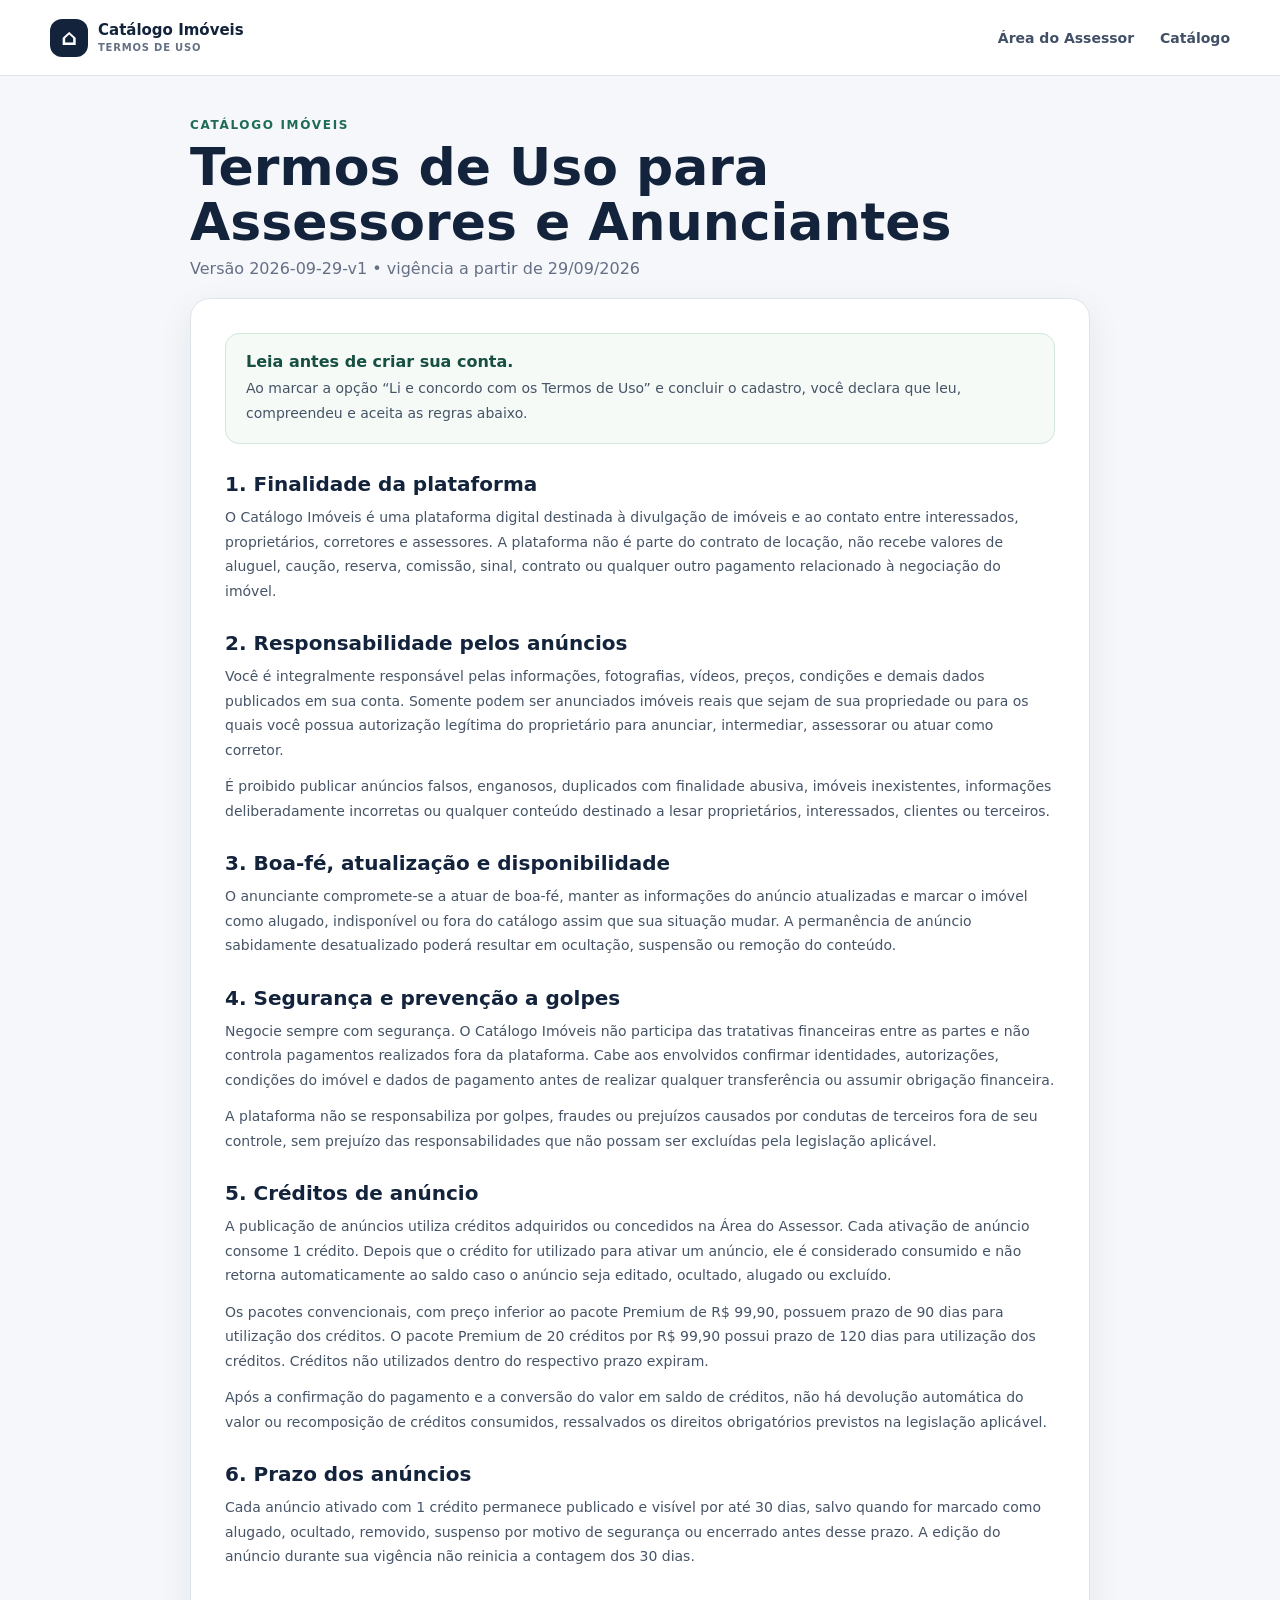
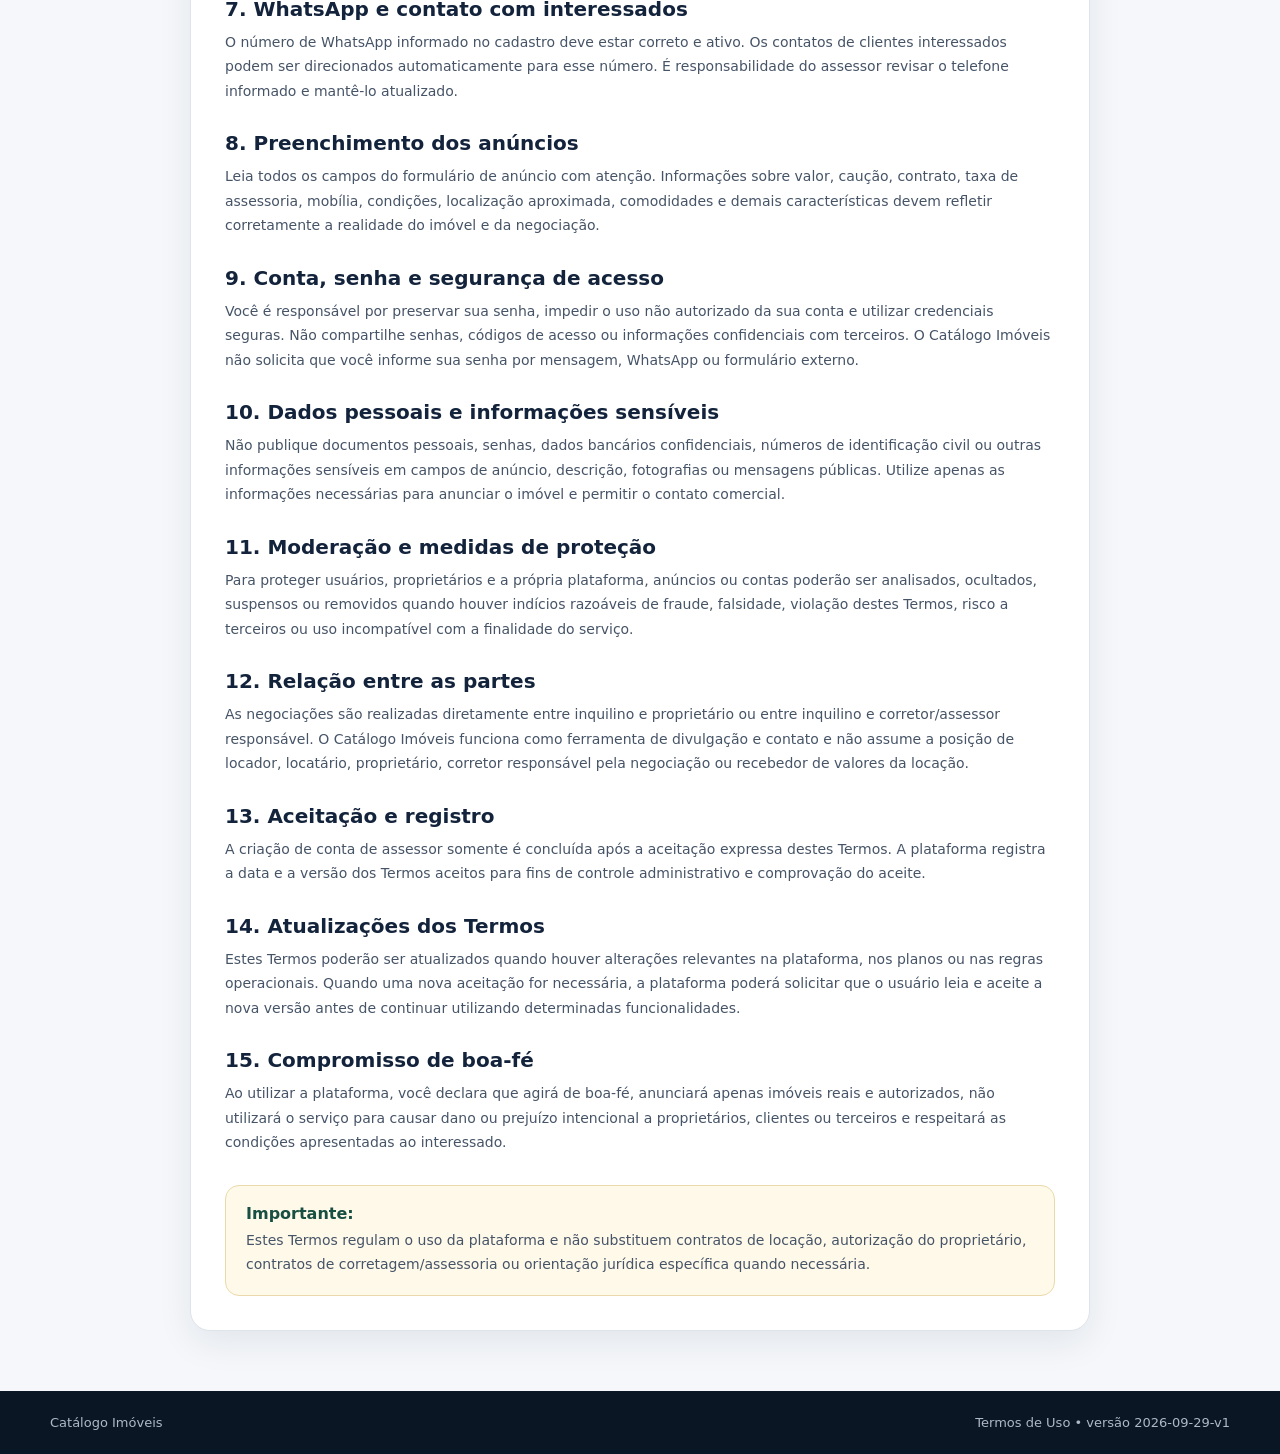
<file: termos.html>
<!doctype html>
<html lang="pt-BR">
<head>
  <meta charset="utf-8">
  <meta name="viewport" content="width=device-width,initial-scale=1">
  <meta http-equiv="Content-Security-Policy" content="default-src 'self'; script-src 'self' https://cdn.jsdelivr.net; style-src 'self' 'unsafe-inline'; img-src 'self' data: blob: https://*.supabase.co; connect-src 'self' https://*.supabase.co wss://*.supabase.co; frame-src 'self' https://www.youtube.com https://www.youtube-nocookie.com; media-src 'self' blob: https://*.supabase.co; font-src 'self' data:; object-src 'none'; base-uri 'self'; form-action 'self'; upgrade-insecure-requests">
  <meta name="referrer" content="no-referrer">
  <meta name="description" content="Termos de Uso da plataforma Catálogo Imóveis">
  <title>Termos de Uso | Catálogo Imóveis</title>
  <link rel="stylesheet" href="css/styles.css?v=202609290410">
</head>
<body class="terms-page">
<header class="site-header">
  <a class="brand" href="index.html">
    <span class="brand-mark">⌂</span>
    <span class="brand-copy">
      <strong>Catálogo Imóveis</strong>
      <small>Termos de Uso</small>
    </span>
  </a>
  <nav class="top-nav">
    <a href="assessor.html">Área do Assessor</a>
    <a href="index.html">Catálogo</a>
  </nav>
</header>

<main class="container terms-main">
  <section class="terms-hero">
    <p class="eyebrow">CATÁLOGO IMÓVEIS</p>
    <h1>Termos de Uso para Assessores e Anunciantes</h1>
    <p>Versão 2026-09-29-v1 • vigência a partir de 29/09/2026</p>
  </section>

  <section class="terms-document">
    <div class="terms-important">
      <strong>Leia antes de criar sua conta.</strong>
      <p>Ao marcar a opção “Li e concordo com os Termos de Uso” e concluir o cadastro, você declara que leu, compreendeu e aceita as regras abaixo.</p>
    </div>

    <h2>1. Finalidade da plataforma</h2>
    <p>O Catálogo Imóveis é uma plataforma digital destinada à divulgação de imóveis e ao contato entre interessados, proprietários, corretores e assessores. A plataforma não é parte do contrato de locação, não recebe valores de aluguel, caução, reserva, comissão, sinal, contrato ou qualquer outro pagamento relacionado à negociação do imóvel.</p>

    <h2>2. Responsabilidade pelos anúncios</h2>
    <p>Você é integralmente responsável pelas informações, fotografias, vídeos, preços, condições e demais dados publicados em sua conta. Somente podem ser anunciados imóveis reais que sejam de sua propriedade ou para os quais você possua autorização legítima do proprietário para anunciar, intermediar, assessorar ou atuar como corretor.</p>
    <p>É proibido publicar anúncios falsos, enganosos, duplicados com finalidade abusiva, imóveis inexistentes, informações deliberadamente incorretas ou qualquer conteúdo destinado a lesar proprietários, interessados, clientes ou terceiros.</p>

    <h2>3. Boa-fé, atualização e disponibilidade</h2>
    <p>O anunciante compromete-se a atuar de boa-fé, manter as informações do anúncio atualizadas e marcar o imóvel como alugado, indisponível ou fora do catálogo assim que sua situação mudar. A permanência de anúncio sabidamente desatualizado poderá resultar em ocultação, suspensão ou remoção do conteúdo.</p>

    <h2>4. Segurança e prevenção a golpes</h2>
    <p>Negocie sempre com segurança. O Catálogo Imóveis não participa das tratativas financeiras entre as partes e não controla pagamentos realizados fora da plataforma. Cabe aos envolvidos confirmar identidades, autorizações, condições do imóvel e dados de pagamento antes de realizar qualquer transferência ou assumir obrigação financeira.</p>
    <p>A plataforma não se responsabiliza por golpes, fraudes ou prejuízos causados por condutas de terceiros fora de seu controle, sem prejuízo das responsabilidades que não possam ser excluídas pela legislação aplicável.</p>

    <h2>5. Créditos de anúncio</h2>
    <p>A publicação de anúncios utiliza créditos adquiridos ou concedidos na Área do Assessor. Cada ativação de anúncio consome 1 crédito. Depois que o crédito for utilizado para ativar um anúncio, ele é considerado consumido e não retorna automaticamente ao saldo caso o anúncio seja editado, ocultado, alugado ou excluído.</p>
    <p>Os pacotes convencionais, com preço inferior ao pacote Premium de R$ 99,90, possuem prazo de 90 dias para utilização dos créditos. O pacote Premium de 20 créditos por R$ 99,90 possui prazo de 120 dias para utilização dos créditos. Créditos não utilizados dentro do respectivo prazo expiram.</p>
    <p>Após a confirmação do pagamento e a conversão do valor em saldo de créditos, não há devolução automática do valor ou recomposição de créditos consumidos, ressalvados os direitos obrigatórios previstos na legislação aplicável.</p>

    <h2>6. Prazo dos anúncios</h2>
    <p>Cada anúncio ativado com 1 crédito permanece publicado e visível por até 30 dias, salvo quando for marcado como alugado, ocultado, removido, suspenso por motivo de segurança ou encerrado antes desse prazo. A edição do anúncio durante sua vigência não reinicia a contagem dos 30 dias.</p>

    <h2>7. WhatsApp e contato com interessados</h2>
    <p>O número de WhatsApp informado no cadastro deve estar correto e ativo. Os contatos de clientes interessados podem ser direcionados automaticamente para esse número. É responsabilidade do assessor revisar o telefone informado e mantê-lo atualizado.</p>

    <h2>8. Preenchimento dos anúncios</h2>
    <p>Leia todos os campos do formulário de anúncio com atenção. Informações sobre valor, caução, contrato, taxa de assessoria, mobília, condições, localização aproximada, comodidades e demais características devem refletir corretamente a realidade do imóvel e da negociação.</p>

    <h2>9. Conta, senha e segurança de acesso</h2>
    <p>Você é responsável por preservar sua senha, impedir o uso não autorizado da sua conta e utilizar credenciais seguras. Não compartilhe senhas, códigos de acesso ou informações confidenciais com terceiros. O Catálogo Imóveis não solicita que você informe sua senha por mensagem, WhatsApp ou formulário externo.</p>

    <h2>10. Dados pessoais e informações sensíveis</h2>
    <p>Não publique documentos pessoais, senhas, dados bancários confidenciais, números de identificação civil ou outras informações sensíveis em campos de anúncio, descrição, fotografias ou mensagens públicas. Utilize apenas as informações necessárias para anunciar o imóvel e permitir o contato comercial.</p>

    <h2>11. Moderação e medidas de proteção</h2>
    <p>Para proteger usuários, proprietários e a própria plataforma, anúncios ou contas poderão ser analisados, ocultados, suspensos ou removidos quando houver indícios razoáveis de fraude, falsidade, violação destes Termos, risco a terceiros ou uso incompatível com a finalidade do serviço.</p>

    <h2>12. Relação entre as partes</h2>
    <p>As negociações são realizadas diretamente entre inquilino e proprietário ou entre inquilino e corretor/assessor responsável. O Catálogo Imóveis funciona como ferramenta de divulgação e contato e não assume a posição de locador, locatário, proprietário, corretor responsável pela negociação ou recebedor de valores da locação.</p>

    <h2>13. Aceitação e registro</h2>
    <p>A criação de conta de assessor somente é concluída após a aceitação expressa destes Termos. A plataforma registra a data e a versão dos Termos aceitos para fins de controle administrativo e comprovação do aceite.</p>

    <h2>14. Atualizações dos Termos</h2>
    <p>Estes Termos poderão ser atualizados quando houver alterações relevantes na plataforma, nos planos ou nas regras operacionais. Quando uma nova aceitação for necessária, a plataforma poderá solicitar que o usuário leia e aceite a nova versão antes de continuar utilizando determinadas funcionalidades.</p>

    <h2>15. Compromisso de boa-fé</h2>
    <p>Ao utilizar a plataforma, você declara que agirá de boa-fé, anunciará apenas imóveis reais e autorizados, não utilizará o serviço para causar dano ou prejuízo intencional a proprietários, clientes ou terceiros e respeitará as condições apresentadas ao interessado.</p>

    <div class="terms-footer-note">
      <strong>Importante:</strong>
      <p>Estes Termos regulam o uso da plataforma e não substituem contratos de locação, autorização do proprietário, contratos de corretagem/assessoria ou orientação jurídica específica quando necessária.</p>
    </div>
  </section>
</main>

<footer class="footer">
  <div class="container">
    <span>Catálogo Imóveis</span>
    <span>Termos de Uso • versão 2026-09-29-v1</span>
  </div>
</footer>
<script src="js/terms-page.js?v=202609290410"></script>
</body>
</html>
</file>
<file: css/styles.css>
:root{
  --navy:#13233b;
  --navy-2:#1d3557;
  --green:#1f6b57;
  --green-dark:#174f42;
  --gold:#c7a96b;
  --red:#bb1e2d;
  --bg:#f5f7fa;
  --panel:#ffffff;
  --text:#1d2633;
  --muted:#667085;
  --border:#dfe4ea;
  --shadow:0 12px 35px rgba(19,35,59,.08);
  --radius:18px;
  --radius-sm:12px;
}
*{box-sizing:border-box}
html{scroll-behavior:smooth}
body{margin:0;font-family:Inter,ui-sans-serif,system-ui,-apple-system,BlinkMacSystemFont,"Segoe UI",sans-serif;background:var(--bg);color:var(--text)}
a{color:inherit}
button,input,select,textarea{font:inherit}
button{cursor:pointer}
img{max-width:100%;display:block}
.hidden{display:none!important}
.container{width:min(1180px,calc(100% - 32px));margin:0 auto}
.eyebrow{margin:0 0 8px;font-size:12px;font-weight:800;letter-spacing:.14em;color:var(--green)}
.muted{color:var(--muted)}
.center{text-align:center}
.full{width:100%}
.tiny-note{font-size:12px;color:var(--muted);margin:10px 0 0}
.site-header{height:76px;background:#fff;border-bottom:1px solid var(--border);display:flex;align-items:center;justify-content:space-between;padding:0 max(20px,calc((100% - 1180px)/2));position:sticky;top:0;z-index:30}
.brand{display:flex;align-items:center;gap:10px;text-decoration:none;font-weight:800;color:var(--navy)}
.brand.large{font-size:20px}
.brand-mark{width:38px;height:38px;border-radius:12px;background:var(--navy);color:#fff;display:grid;place-items:center;font-size:22px}
.top-nav{display:flex;align-items:center;gap:26px}
.top-nav a{text-decoration:none;color:#425067;font-weight:600;font-size:14px}
.top-nav a:hover{color:var(--navy)}
.admin-link{padding:9px 13px;border:1px solid var(--border);border-radius:10px}
.hero{background:linear-gradient(135deg,#0f2741,#173e51 55%,#1e5d56);color:#fff;padding:70px 0 46px}
.hero-inner{width:min(1180px,calc(100% - 32px));margin:auto}
.hero .eyebrow{color:#d7c18c}
.hero h1{font-size:clamp(34px,5vw,58px);line-height:1.02;margin:0 0 14px;max-width:780px}
.hero>div>p:not(.eyebrow){font-size:18px;color:#e3ebef;margin:0 0 28px}
.search-panel{display:grid;grid-template-columns:2fr 1fr 1fr 1fr 1fr 1fr 1fr;gap:12px;background:rgba(255,255,255,.98);padding:16px;border-radius:20px;color:var(--text);box-shadow:0 24px 60px rgba(0,0,0,.2)}
.search-panel label,.auth-card label,.form-grid label,.form-stack label{display:flex;flex-direction:column;gap:6px;font-size:12px;font-weight:700;color:#425067}
.search-panel input,.search-panel select,.auth-card input,.form-grid input,.form-grid select,.form-grid textarea,.form-stack input,.form-stack select,.form-stack textarea{width:100%;border:1px solid var(--border);background:#fff;border-radius:10px;padding:11px 12px;outline:none;min-height:44px}
.search-panel input:focus,.search-panel select:focus,.auth-card input:focus,.form-grid input:focus,.form-grid select:focus,.form-grid textarea:focus,.form-stack input:focus,.form-stack select:focus,.form-stack textarea:focus{border-color:#6a8eb0;box-shadow:0 0 0 3px rgba(29,53,87,.09)}
.search-actions{display:flex;gap:8px;align-items:end;grid-column:1/-1}
.btn{border:0;border-radius:11px;padding:11px 16px;text-decoration:none;display:inline-flex;align-items:center;justify-content:center;gap:8px;font-weight:800;min-height:44px}
.btn.primary{background:var(--navy);color:#fff}
.btn.primary:hover{background:var(--navy-2)}
.btn.ghost{background:#fff;border:1px solid var(--border);color:var(--navy)}
.btn.danger{background:#fff0f1;color:#9f1422;border:1px solid #f1cbd0}
.btn.whatsapp{background:#22a866;color:#fff}
.btn.compact{min-height:38px;padding:8px 12px;font-size:13px}
.btn.disabled{pointer-events:none;opacity:.5}
.section{padding:56px 0}
.section-head{display:flex;align-items:end;justify-content:space-between;gap:20px;margin-bottom:24px}
.section-head h2,.detail-section h2,.contact-strip h2{margin:0;font-size:30px;color:var(--navy)}
.sort-control{display:flex;align-items:center;gap:10px;color:var(--muted);font-size:13px;font-weight:700}
.sort-control select{border:1px solid var(--border);border-radius:10px;padding:10px 12px;background:#fff}
.property-grid{display:grid;grid-template-columns:repeat(3,minmax(0,1fr));gap:22px}
.property-card{background:#fff;border:1px solid var(--border);border-radius:18px;overflow:hidden;box-shadow:var(--shadow);transition:.2s transform,.2s box-shadow}
.property-card:hover{transform:translateY(-3px);box-shadow:0 18px 40px rgba(19,35,59,.13)}
.property-photo-wrap{height:245px;position:relative;display:block;overflow:hidden;background:#e7ebef}
.property-photo{width:100%;height:100%;object-fit:cover}
.placeholder-photo{display:grid;place-items:center;color:#8b95a5}
.property-type-pill,.featured-pill{position:absolute;top:14px;background:rgba(255,255,255,.95);border-radius:999px;padding:7px 10px;font-size:11px;font-weight:800;color:var(--navy);z-index:2}
.property-type-pill{left:14px}
.featured-pill{right:14px;background:#f2e7cd;color:#715621}
.rented-ribbon{position:absolute;left:-3%;right:-3%;top:50%;transform:translateY(-50%) rotate(-2deg);background:rgba(187,30,45,.95);color:#fff;text-align:center;padding:12px 8px;font-weight:900;letter-spacing:.18em;font-size:16px;z-index:4;box-shadow:0 6px 18px rgba(0,0,0,.25)}
.rented-ribbon.large{font-size:20px;padding:15px}
.property-card-body{padding:18px}
.property-location{font-size:13px;color:var(--muted);margin-bottom:6px}
.property-card h3{font-size:20px;line-height:1.25;color:var(--navy);margin:0 0 14px}
.property-facts{display:flex;gap:8px;flex-wrap:wrap;margin-bottom:18px}
.property-facts span{font-size:12px;color:#516071;background:#f6f8fa;border:1px solid #edf0f3;padding:7px 9px;border-radius:999px}
.property-card-footer{display:flex;align-items:end;justify-content:space-between;gap:12px;border-top:1px solid #eef1f4;padding-top:15px}
.property-card-footer small{display:block;color:var(--muted);font-size:11px;margin-bottom:3px}
.property-card-footer strong{display:block;font-size:20px;color:var(--green-dark)}
.property-card-footer strong em{font-size:11px;font-style:normal;color:var(--muted);margin-left:3px}
.empty-state,.error-card,.loading-card{background:#fff;border:1px dashed var(--border);border-radius:16px;padding:40px;text-align:center;color:var(--muted)}
.empty-state{display:flex;flex-direction:column;gap:6px}
.contact-strip{background:var(--navy);color:#fff;padding:44px 0}
.contact-strip .container{display:flex;align-items:center;justify-content:space-between;gap:30px}
.contact-strip .eyebrow{color:#d7c18c}
.contact-strip h2{color:#fff}
.contact-strip p{color:#cad2dc;margin-bottom:0}
.footer{background:#0b1625;color:#aeb9c6;padding:24px 0}
.footer .container{display:flex;justify-content:space-between;gap:20px;font-size:13px}
.detail-page{padding:30px 0 70px}
.detail-breadcrumb{display:flex;gap:8px;align-items:center;color:var(--muted);font-size:13px;margin-bottom:22px}
.detail-breadcrumb a{text-decoration:none}
.detail-hero{display:flex;align-items:end;justify-content:space-between;gap:24px;margin-bottom:24px}
.detail-hero h1{font-size:clamp(30px,4vw,48px);margin:10px 0 8px;color:var(--navy);line-height:1.05}
.detail-location{margin:0;color:var(--muted)}
.detail-badges{display:flex;gap:8px;flex-wrap:wrap}
.status-chip,.type-chip{border-radius:999px;padding:7px 10px;font-size:11px;font-weight:800;background:#eef3f7;color:#405268}
.status-chip.available{background:#e2f3ec;color:#176548}
.status-chip.rented{background:#fde5e7;color:#991c28}
.status-chip.hidden{background:#eee;color:#555}
.detail-price{text-align:right}
.detail-price span{display:block;font-size:12px;color:var(--muted)}
.detail-price strong{font-size:30px;color:var(--green-dark)}
.gallery-shell{display:grid;gap:14px;margin-bottom:30px}
.main-photo-shell{height:min(60vw,560px);min-height:340px;position:relative;overflow:hidden;border-radius:20px;background:#e6eaee}
.main-property-image{width:100%;height:100%;object-fit:cover}
.gallery-thumbs{display:grid;grid-template-columns:repeat(auto-fit,minmax(90px,120px));gap:10px}
.gallery-thumb{border:2px solid transparent;border-radius:12px;padding:0;overflow:hidden;background:#fff}
.gallery-thumb.active{border-color:var(--navy)}
.gallery-thumb img{width:100%;height:84px;object-fit:cover}
.video-frame{border-radius:18px;overflow:hidden;background:#000;aspect-ratio:16/9}
.video-frame iframe,.map-shell iframe{border:0;width:100%;height:100%}
.detail-empty-media{height:320px;border-radius:18px;background:#e9edf1;display:grid;place-items:center;color:var(--muted)}
.detail-layout{display:grid;grid-template-columns:minmax(0,1fr) 340px;gap:28px;align-items:start}
.detail-main{min-width:0}
.detail-section{background:#fff;border:1px solid var(--border);border-radius:18px;padding:26px;margin-bottom:22px}
.facts-grid{display:grid;grid-template-columns:repeat(4,1fr);gap:12px;margin-top:18px}
.fact-box{background:#f7f9fb;border-radius:12px;padding:15px}
.fact-box span{display:block;font-size:11px;color:var(--muted);margin-bottom:5px}
.fact-box strong{color:var(--navy)}
.description-text{margin-top:22px;color:#465467;line-height:1.75}
.feature-grid{display:grid;grid-template-columns:repeat(2,minmax(0,1fr));gap:10px;margin-top:18px}
.feature-item{padding:12px 14px;border:1px solid #e8ecef;border-radius:11px;background:#fafbfc}
.cost-card{background:#fff;border:1px solid var(--border);border-radius:18px;padding:22px;box-shadow:var(--shadow)}
.sticky-card{position:sticky;top:98px}
.cost-row{display:flex;justify-content:space-between;gap:12px;padding:14px 0;border-bottom:1px solid #edf0f3}
.cost-row span{color:var(--muted);font-size:13px}
.cost-row strong{color:var(--navy);text-align:right}
.cost-card .btn{margin-top:18px}
.rented-notice{margin-top:18px;background:#fde7e9;color:#9a1a27;padding:12px;border-radius:10px;text-align:center;font-weight:800}
.section-title-row{display:flex;align-items:end;justify-content:space-between;gap:16px}
.university-list{display:grid;gap:10px;margin-top:18px}
.university-row{display:flex;justify-content:space-between;align-items:center;gap:18px;padding:14px;border:1px solid #e8ecef;border-radius:12px}
.university-row strong,.university-row span{display:block}
.university-row>div:first-child span{color:var(--muted);font-size:12px;margin-top:3px}
.route-modes{display:flex;gap:8px;flex-wrap:wrap;justify-content:flex-end}
.route-modes span{padding:7px 9px;border-radius:999px;background:#f4f7f9;font-size:12px}
.map-shell{height:380px;border-radius:16px;overflow:hidden;margin-top:18px;background:#e8ebef}
.auth-wrap{min-height:100vh;display:grid;place-items:center;padding:24px;background:linear-gradient(135deg,#0f2741,#1e5d56)}
.auth-card{width:min(420px,100%);background:#fff;border-radius:20px;padding:28px;box-shadow:0 25px 70px rgba(0,0,0,.25)}
.auth-card .brand{margin-bottom:10px}
.auth-card label{margin:15px 0}
.form-message{min-height:20px;color:#a11824;font-size:13px}
.text-link{color:var(--navy);font-size:13px}
.admin-shell{min-height:100vh;display:grid;grid-template-columns:250px minmax(0,1fr)}
.sidebar{background:#0f1d30;color:#fff;padding:22px;position:sticky;top:0;height:100vh;display:flex;flex-direction:column}
.sidebar-brand{color:#fff;margin-bottom:26px}
.sidebar nav{display:grid;gap:6px}
.nav-btn{background:transparent;border:0;color:#c1cbd7;text-align:left;padding:11px 12px;border-radius:10px;font-weight:700}
.nav-btn:hover,.nav-btn.active{background:#1e314b;color:#fff}
.sidebar>.btn{margin-top:auto;color:#fff;background:#152a43;border-color:#2c4564}
.admin-main{padding:28px;min-width:0}
.admin-topbar{display:flex;align-items:center;justify-content:space-between;gap:20px;margin-bottom:26px}
.admin-topbar h1{margin:0;color:var(--navy)}
.dashboard-grid{display:grid;grid-template-columns:repeat(4,1fr);gap:16px;margin-bottom:24px}
.metric-card{background:#fff;border:1px solid var(--border);border-radius:16px;padding:18px}
.metric-card span{display:block;color:var(--muted);font-size:12px}
.metric-card strong{display:block;font-size:28px;color:var(--navy);margin-top:5px}
.admin-panel{background:#fff;border:1px solid var(--border);border-radius:18px;padding:20px;margin-bottom:20px}
.admin-panel-head{display:flex;align-items:center;justify-content:space-between;gap:16px;margin-bottom:16px}
.admin-panel-head h2{margin:0;color:var(--navy);font-size:22px}
.admin-table-wrap{overflow:auto}
.admin-table{width:100%;border-collapse:collapse;min-width:760px}
.admin-table th,.admin-table td{padding:11px 10px;border-bottom:1px solid #edf0f3;text-align:left;font-size:13px;vertical-align:middle}
.admin-table th{font-size:11px;text-transform:uppercase;letter-spacing:.07em;color:var(--muted)}
.table-actions{display:flex;gap:6px;flex-wrap:wrap}
.status-dot{display:inline-flex;align-items:center;gap:6px;font-weight:700}
.status-dot::before{content:"";width:8px;height:8px;border-radius:50%;background:#8b97a6}
.status-dot.available::before{background:#1d9665}
.status-dot.rented::before{background:#c92f3e}
.status-dot.hidden::before{background:#7a7f87}
.modal-layer{position:fixed;inset:0;background:rgba(7,16,28,.7);z-index:60;padding:24px;overflow:auto}
.modal-card{width:min(980px,100%);margin:20px auto;background:#fff;border-radius:20px;box-shadow:0 24px 70px rgba(0,0,0,.25);padding:24px}
.modal-head{display:flex;align-items:start;justify-content:space-between;gap:15px;margin-bottom:20px}
.modal-head h2{margin:0;color:var(--navy)}
.icon-btn{width:42px;height:42px;border-radius:10px;border:1px solid var(--border);background:#fff}
.form-grid{display:grid;grid-template-columns:repeat(2,minmax(0,1fr));gap:14px}
.form-grid .span-2{grid-column:1/-1}
.form-grid textarea,.form-stack textarea{min-height:110px;resize:vertical}
.checkbox-row{display:flex;flex-wrap:wrap;gap:10px}
.check-chip{display:inline-flex!important;flex-direction:row!important;align-items:center;gap:7px!important;padding:9px 10px;border:1px solid var(--border);border-radius:999px;background:#fafbfc;font-size:12px!important}
.check-chip input{width:auto!important;min-height:0!important;margin:0}
.form-section-title{grid-column:1/-1;margin:10px 0 0;padding-top:10px;border-top:1px solid #edf0f3;color:var(--navy);font-size:15px}
.form-actions{grid-column:1/-1;display:flex;justify-content:flex-end;gap:10px;margin-top:8px}
.form-stack{display:grid;gap:13px}
.media-admin-grid{display:grid;grid-template-columns:repeat(auto-fill,minmax(150px,1fr));gap:10px}
.media-admin-item{border:1px solid var(--border);border-radius:12px;overflow:hidden;background:#fff}
.media-admin-item img{width:100%;height:120px;object-fit:cover}
.media-admin-item .media-actions{display:flex;gap:6px;padding:8px}
.media-admin-item .media-actions button{flex:1;border:0;border-radius:8px;padding:7px;font-size:11px}
.finance-summary{display:grid;grid-template-columns:repeat(4,1fr);gap:14px;margin-bottom:20px}
.finance-summary .metric-card strong{font-size:22px}
.pill{display:inline-flex;padding:5px 8px;border-radius:999px;background:#eef2f6;font-size:11px;font-weight:700}
.pill.paid{background:#e0f2e9;color:#176548}
.pill.pending{background:#fff0d8;color:#8c6415}
@media(max-width:1050px){
  .search-panel{grid-template-columns:repeat(4,1fr)}
  .property-grid{grid-template-columns:repeat(2,minmax(0,1fr))}
  .detail-layout{grid-template-columns:1fr}
  .sticky-card{position:static}
  .dashboard-grid,.finance-summary{grid-template-columns:repeat(2,1fr)}
}
@media(max-width:820px){
  .site-header{height:auto;min-height:70px;padding:14px 16px;gap:12px}
  .top-nav{gap:12px}.top-nav a:not(.advisor-top-cta){display:none}
  .hero{padding:44px 0 28px}
  .search-panel{grid-template-columns:repeat(2,1fr)}
  .property-grid{grid-template-columns:1fr}
  .detail-hero{align-items:flex-start;flex-direction:column}
  .detail-price{text-align:left}
  .facts-grid{grid-template-columns:repeat(2,1fr)}
  .feature-grid{grid-template-columns:1fr}
  .contact-strip .container,.footer .container,.university-row{align-items:flex-start;flex-direction:column}
  .route-modes{justify-content:flex-start}
  .admin-shell{display:block}
  .sidebar{position:static;height:auto}
  .sidebar nav{grid-template-columns:repeat(2,1fr);margin-bottom:16px}
  .admin-main{padding:18px}
}
@media(max-width:560px){
  .container,.hero-inner{width:min(100% - 20px,1180px)}
  .hero h1{font-size:34px}
  .search-panel{grid-template-columns:1fr}
  .search-actions{flex-direction:column}.search-actions .btn{width:100%}
  .section-head,.admin-topbar,.section-title-row{align-items:flex-start;flex-direction:column}
  .property-photo-wrap{height:220px}
  .property-card-footer{align-items:flex-start;flex-direction:column}
  .property-card-footer .btn{width:100%}
  .facts-grid,.dashboard-grid,.finance-summary,.form-grid{grid-template-columns:1fr}
  .form-grid .span-2,.form-section-title,.form-actions{grid-column:auto}
  .form-actions{flex-direction:column}
  .form-actions .btn{width:100%}
  .main-photo-shell{height:320px;min-height:0}
  .gallery-thumbs{grid-template-columns:repeat(3,1fr)}
  .gallery-thumb img{height:74px}
  .modal-layer{padding:8px}
  .modal-card{padding:16px;margin:8px auto}
  .sidebar nav{grid-template-columns:1fr 1fr}
}


/* Mobile-first refinements */
html{-webkit-text-size-adjust:100%}
body{overflow-x:hidden}
button,input,select,textarea{font-size:16px}
.btn,.nav-btn,.gallery-thumb,.icon-btn{touch-action:manipulation}
.property-card,.detail-section,.cost-card,.admin-panel,.metric-card{min-width:0}
.property-location,.property-card h3,.description-text,.university-row,.cost-row,.detail-location{overflow-wrap:anywhere}
.search-panel input,.search-panel select,.auth-card input,.form-grid input,.form-grid select,.form-grid textarea,.form-stack input,.form-stack select,.form-stack textarea{font-size:16px}
.admin-table-wrap{-webkit-overflow-scrolling:touch;overscroll-behavior-x:contain}
.gallery-thumbs{overflow-x:auto;display:flex;padding-bottom:4px;scrollbar-width:thin}
.gallery-thumb{flex:0 0 108px}
.property-card-footer .btn,.cost-card .btn{min-height:48px}
@media(max-width:820px){
  .site-header{position:sticky;top:0}
  .brand{min-width:0}
  .brand span:last-child{white-space:nowrap;overflow:hidden;text-overflow:ellipsis}
  .hero-inner{width:min(100% - 24px,1180px)}
  .hero>div>p:not(.eyebrow){font-size:16px}
  .search-panel{padding:14px;border-radius:16px}
  .property-card{border-radius:16px}
  .property-photo-wrap{height:auto;aspect-ratio:4/3}
  .property-card-body{padding:16px}
  .detail-page{padding-top:18px}
  .main-photo-shell{height:auto;min-height:0;aspect-ratio:4/3}
  .detail-section{padding:20px}
  .map-shell{height:320px}
  .sidebar{gap:10px}
  .sidebar nav{display:flex;overflow-x:auto;gap:8px;padding-bottom:4px;scrollbar-width:thin}
  .nav-btn{flex:0 0 auto;min-height:44px;white-space:nowrap}
  .sidebar>.btn{margin-top:6px}
  .admin-main{padding:14px}
  .admin-panel{padding:16px}
  .admin-table{min-width:680px}
}
@media(max-width:560px){
  .site-header{padding:10px 12px}
  .brand-mark{width:34px;height:34px;border-radius:10px;font-size:18px;flex:0 0 auto}
  .brand{font-size:14px}
  .admin-link{min-height:42px;display:flex;align-items:center}
  .hero{padding:34px 0 20px}
  .hero h1{font-size:30px;line-height:1.08}
  .hero>div>p:not(.eyebrow){margin-bottom:20px}
  .search-panel{gap:10px;padding:12px}
  .search-panel label span{font-size:11px}
  .section{padding:34px 0}
  .section-head{margin-bottom:16px}
  .section-head h2,.detail-section h2,.contact-strip h2{font-size:24px}
  .sort-control{width:100%;justify-content:space-between}
  .sort-control select{min-height:44px;flex:1;max-width:220px}
  .property-grid{gap:16px}
  .property-photo-wrap{aspect-ratio:16/11}
  .property-card h3{font-size:19px}
  .property-facts{gap:6px}
  .property-facts span{font-size:11px;padding:6px 8px}
  .property-card-footer strong{font-size:22px}
  .detail-breadcrumb{overflow:auto;white-space:nowrap;padding-bottom:2px}
  .detail-hero h1{font-size:30px}
  .detail-price strong{font-size:28px}
  .detail-badges{gap:6px}
  .main-photo-shell{aspect-ratio:16/11;border-radius:14px}
  .gallery-thumb{flex-basis:92px}
  .gallery-thumb img{height:68px}
  .detail-layout{gap:16px}
  .detail-section{padding:16px;border-radius:14px;margin-bottom:14px}
  .facts-grid{gap:8px}
  .fact-box{padding:12px}
  .feature-item{padding:11px 12px}
  .cost-card{padding:16px;border-radius:14px}
  .cost-row{align-items:flex-start}
  .cost-row strong{max-width:55%}
  .cost-card .btn.whatsapp{font-size:16px;min-height:52px}
  .university-row{padding:12px}
  .route-modes{width:100%}
  .route-modes span{font-size:11px}
  .map-shell{height:260px;border-radius:12px}
  .contact-strip{padding:32px 0}
  .contact-strip .btn{width:100%}
  .footer .container{gap:8px}
  .auth-wrap{padding:12px}
  .auth-card{padding:20px;border-radius:16px}
  .sidebar{padding:14px}
  .sidebar-brand{margin-bottom:10px}
  .sidebar nav{margin-bottom:6px}
  .admin-topbar .btn{width:100%}
  .dashboard-grid,.finance-summary{gap:10px}
  .metric-card{padding:14px}
  .metric-card strong{font-size:24px}
  .admin-panel-head{align-items:flex-start;flex-direction:column}
  .admin-panel-head .btn{width:100%}
  .admin-table-wrap{margin:0 -16px;padding:0 16px}
  .admin-table{min-width:640px}
  .table-actions{min-width:190px}
  .modal-layer{padding:0}
  .modal-card{min-height:100%;margin:0;border-radius:0;padding:14px}
  .modal-head{position:sticky;top:0;background:#fff;z-index:2;padding:8px 0 12px}
  .icon-btn{flex:0 0 44px}
  .checkbox-row{gap:8px}
  .check-chip{min-height:44px;padding:10px 12px}
  .media-admin-grid{grid-template-columns:repeat(2,minmax(0,1fr))}
  .media-admin-item img{height:110px}
}
@media(max-width:360px){
  .container,.hero-inner{width:min(100% - 16px,1180px)}
  .brand span:last-child{max-width:180px}
  .hero h1{font-size:27px}
  .property-card-body{padding:14px}
  .facts-grid{grid-template-columns:1fr 1fr}
  .media-admin-grid{grid-template-columns:1fr}
}

.brand-copy{display:flex;flex-direction:column;line-height:1.12;min-width:0}
.brand-copy strong{font-size:15px;color:var(--navy);white-space:nowrap}
.brand-copy small{font-size:10px;color:var(--muted);font-weight:700;letter-spacing:.08em;text-transform:uppercase;margin-top:3px}
@media(max-width:560px){
  .brand-copy strong{font-size:12px;white-space:normal;line-height:1.12}
  .brand-copy small{font-size:9px}
}

.assessor-cta{position:relative;overflow:hidden}
.assessor-cta:before{content:"";position:absolute;width:260px;height:260px;border-radius:50%;background:rgba(199,169,107,.08);right:-70px;top:-110px}
.assessor-cta .container{position:relative;z-index:1}
.assessor-cta h2{max-width:760px}

.safety-section{padding:56px 0;background:#f4f7f9}
.safety-card{display:grid;grid-template-columns:74px minmax(0,1fr);gap:22px;background:#fff;border:1px solid #dfe6eb;border-radius:20px;padding:28px;box-shadow:var(--shadow)}
.safety-icon{width:64px;height:64px;border-radius:18px;display:grid;place-items:center;background:#eef6f2;font-size:30px}
.safety-content h2{margin:0 0 14px;color:var(--navy);font-size:30px}
.safety-content p{color:#465467;line-height:1.7}
.safety-lead{font-size:17px;color:var(--navy)!important}
.safety-alert{margin:20px 0;padding:18px 20px;border-left:4px solid #b88a2e;background:#fff8e8;border-radius:12px}
.safety-alert strong{display:block;color:#6a4b13;margin-bottom:10px}
.safety-alert ul{margin:0;padding-left:20px;color:#4d5664;line-height:1.65}
.safety-note{font-size:13px;color:#697586!important;border-top:1px solid #e7ebef;padding-top:16px;margin-bottom:0}
@media(max-width:820px){
  .safety-card{grid-template-columns:1fr}
  .safety-icon{width:56px;height:56px}
}
@media(max-width:560px){
  .safety-section{padding:34px 0}
  .safety-card{padding:18px;border-radius:16px}
  .safety-content h2{font-size:24px}
  .safety-lead{font-size:15px}
  .safety-alert{padding:15px}
}

.assessor-cta-actions{display:flex;gap:10px;flex-wrap:wrap}
.advisor-main{padding:48px 0 72px}
.advisor-auth-grid{display:grid;grid-template-columns:minmax(0,1.2fr) minmax(340px,.8fr);gap:40px;align-items:center;min-height:calc(100vh - 170px)}
.advisor-intro h1{font-size:clamp(34px,5vw,58px);line-height:1.02;color:var(--navy);margin:10px 0 18px}
.advisor-intro>p{font-size:18px;line-height:1.7;color:var(--muted);max-width:680px}
.advisor-benefits{display:grid;grid-template-columns:repeat(2,minmax(0,1fr));gap:12px;margin-top:24px}
.advisor-benefits div{padding:14px;border:1px solid var(--border);border-radius:12px;background:#fff;color:var(--green-dark);font-weight:700}
.auth-tabs{display:grid;grid-template-columns:1fr 1fr;gap:6px;background:#f1f4f6;padding:5px;border-radius:12px;margin-bottom:18px}
.auth-tab{border:0;background:transparent;border-radius:9px;padding:10px;font-weight:800;color:var(--muted)}
.auth-tab.active{background:#fff;color:var(--navy);box-shadow:0 3px 10px rgba(20,35,55,.08)}
.advisor-panel-head{display:flex;align-items:center;justify-content:space-between;gap:18px;margin-bottom:22px}
.advisor-panel-head h1{margin:4px 0 0;color:var(--navy)}
.advisor-plan-grid{display:grid;grid-template-columns:repeat(4,minmax(0,1fr));gap:14px}
.advisor-plan-card{border:1px solid var(--border);border-radius:16px;padding:18px;background:#fff;display:flex;flex-direction:column;gap:10px;min-width:0}
.advisor-plan-card.active{border-color:#55a989;box-shadow:0 0 0 3px rgba(34,168,102,.08)}
.advisor-plan-card h3{margin:0;color:var(--navy);font-size:18px}
.advisor-plan-card p{margin:0;color:var(--muted);font-size:13px}
.advisor-plan-badge{font-size:11px;font-weight:900;color:var(--green-dark);text-transform:uppercase;letter-spacing:.06em}
.advisor-plan-price{font-size:28px;font-weight:900;color:var(--navy)}
.plan-active-note{background:#e8f5ef;color:#176548;border-radius:10px;padding:10px;font-size:12px;font-weight:700}
.renew-price{background:#f5faf7;border-radius:12px;padding:12px}
.renew-price>span{display:block;font-size:11px;color:var(--muted);font-weight:700;margin-bottom:5px}
.renew-price div{display:flex;align-items:center;gap:9px;flex-wrap:wrap}
.renew-price del{color:#8c929b;font-size:14px}
.renew-price strong{color:#14915e;font-size:23px}
.renew-price small{display:block;margin-top:8px;color:#526070}
.offer-countdown{color:#a35a00;font-size:15px}
.expired-offer{background:#f5f5f5}
.advisor-expired-alert{display:flex;flex-direction:column;gap:5px;background:#fff4e4;border:1px solid #f0d3a1;color:#755111;padding:16px 18px;border-radius:14px;margin-bottom:18px}
.advisor-ad-list{display:grid;gap:10px}
.advisor-ad-row{display:flex;align-items:center;justify-content:space-between;gap:18px;border:1px solid var(--border);border-radius:13px;padding:14px}
.advisor-ad-row>div:first-child{display:flex;flex-direction:column;gap:3px;min-width:0}
.advisor-ad-row strong{color:var(--navy)}
.advisor-ad-row span,.advisor-ad-row small{color:var(--muted)}
.listing-code{font-family:ui-monospace,SFMono-Regular,Menlo,monospace;color:#536174!important}
.advisor-ad-actions{display:flex;align-items:center;gap:9px;flex-wrap:wrap}
.edit-expiry-lock{background:#eef5fb;border:1px solid #d5e5f2;border-radius:12px;padding:12px;color:#38526b;font-size:13px}
.pix-box{display:grid;gap:14px;text-align:center;max-width:520px;margin:auto}
.pix-qr{width:min(280px,100%);margin:auto}
.pix-box textarea{width:100%;min-height:110px;resize:none;border:1px solid var(--border);border-radius:10px;padding:10px}
.promo-label{display:inline-flex;margin:auto;background:#e4f5eb;color:#177347;border-radius:999px;padding:7px 10px;font-weight:800;font-size:12px}
@media(max-width:1050px){
  .advisor-plan-grid{grid-template-columns:repeat(2,minmax(0,1fr))}
}
@media(max-width:820px){
  .advisor-auth-grid{grid-template-columns:1fr;min-height:auto}
  .advisor-main{padding-top:28px}
}
@media(max-width:560px){
  .assessor-cta-actions{width:100%;flex-direction:column}
  .assessor-cta-actions .btn{width:100%}
  .advisor-main{padding:24px 0 44px}
  .advisor-benefits,.advisor-plan-grid{grid-template-columns:1fr}
  .advisor-intro h1{font-size:32px}
  .advisor-panel-head,.advisor-ad-row{align-items:flex-start;flex-direction:column}
  .advisor-panel-head .btn,.advisor-ad-actions{width:100%}
  .advisor-ad-actions .btn{flex:1}
}

.password-link-btn{border:0;background:transparent;color:var(--navy);font-weight:800;padding:8px 4px;text-align:left;min-height:40px;text-decoration:underline;text-underline-offset:3px}
.password-link-btn:hover{color:var(--green-dark)}
.reset-password-card{margin:56px auto;width:min(460px,100%)}
.reset-password-card h2{margin:4px 0 8px;color:var(--navy)}

/* Área do Assessor em destaque no cabeçalho público */
.top-nav .advisor-top-cta{
  display:flex;
  flex-direction:column;
  align-items:flex-start;
  justify-content:center;
  gap:1px;
  min-height:50px;
  padding:9px 16px;
  border-radius:13px;
  background:var(--green);
  color:#fff;
  box-shadow:0 8px 20px rgba(31,107,87,.22);
  transition:background .18s ease,transform .18s ease,box-shadow .18s ease;
}
.top-nav .advisor-top-cta span{
  color:#fff;
  font-size:14px;
  font-weight:900;
  line-height:1.1;
}
.top-nav .advisor-top-cta small{
  color:rgba(255,255,255,.86);
  font-size:10px;
  font-weight:700;
  line-height:1.1;
}
.top-nav .advisor-top-cta:hover{
  background:var(--green-dark);
  color:#fff;
  transform:translateY(-1px);
  box-shadow:0 10px 24px rgba(31,107,87,.28);
}

@media(max-width:820px){
  .site-header{align-items:center}
  .top-nav{margin-left:auto;flex:0 0 auto}
  .top-nav .advisor-top-cta{
    display:flex;
    min-height:48px;
    padding:8px 13px;
    border-radius:12px;
  }
}

@media(max-width:560px){
  .site-header{gap:8px}
  .brand-copy strong{max-width:190px}
  .top-nav .advisor-top-cta{
    min-height:46px;
    padding:7px 11px;
  }
  .top-nav .advisor-top-cta span{font-size:12px}
  .top-nav .advisor-top-cta small{font-size:9px}
}

@media(max-width:390px){
  .brand-copy strong{max-width:145px;font-size:11px}
  .brand-copy small{display:none}
  .top-nav .advisor-top-cta{padding:7px 9px}
}


.pix-payment-status{display:flex;flex-direction:column;gap:5px;padding:14px 16px;border-radius:12px;background:#f4f7f9;color:#536174;text-align:center}
.pix-payment-status strong{color:var(--navy)}
.pix-payment-status.pix-approved{background:#e8f5ef;color:#176548}
.pix-payment-status.pix-approved strong{color:#176548}

/* Cadastro de imóvel do assessor */
.advisor-property-form .property-section-title{
  margin-top:18px;
  padding:14px 0 4px;
  border-top:1px solid #e5eaee;
  font-size:16px;
  font-weight:900;
  color:var(--navy);
}
.property-form-lead{margin:6px 0 0;max-width:650px;line-height:1.5}
.property-options-help{font-size:12px;color:var(--muted);margin-top:-4px}
.property-option-grid{display:grid;grid-template-columns:repeat(3,minmax(0,1fr));gap:9px}
.property-option-chip{
  width:100%;
  border-radius:12px;
  justify-content:flex-start;
  background:#fff;
  min-height:46px;
  padding:10px 12px!important;
}
.property-option-chip:has(input:checked){
  border-color:#61a88e;
  background:#eef8f3;
  color:#176548;
}
.maps-link-field{
  background:#f5f8fb;
  border:1px solid #dce6ef;
  border-radius:14px;
  padding:14px;
}
.maps-link-field small,.advisor-property-form label>small{
  font-weight:500;
  color:var(--muted);
  line-height:1.4;
}
@media(max-width:820px){
  .property-option-grid{grid-template-columns:repeat(2,minmax(0,1fr))}
}
@media(max-width:560px){
  .advisor-property-form{gap:12px}
  .advisor-property-form .property-section-title{
    margin-top:12px;
    padding-top:16px;
    font-size:16px;
  }
  .property-option-grid{grid-template-columns:1fr 1fr;gap:8px}
  .property-option-chip{min-height:48px;padding:10px!important}
  .maps-link-field{padding:12px}
}
@media(max-width:390px){
  .property-option-grid{grid-template-columns:1fr}
}

.property-city-pill{position:absolute;left:12px;bottom:12px;background:rgba(255,255,255,.94);color:var(--navy);border:1px solid rgba(255,255,255,.7);border-radius:999px;padding:7px 10px;font-size:12px;font-weight:800;box-shadow:0 4px 16px rgba(0,0,0,.12);backdrop-filter:blur(6px)}
.city-chip{font-weight:800}

.advisor-boot-loader{min-height:calc(100vh - 140px);display:flex;flex-direction:column;align-items:center;justify-content:center;text-align:center;gap:8px;color:var(--navy)}
.advisor-boot-loader strong{font-size:18px}
.advisor-boot-loader span{font-size:13px;color:var(--muted)}
.advisor-boot-spinner{width:34px;height:34px;border-radius:50%;border:3px solid #e3e8ee;border-top-color:var(--green);animation:advisorSpin .7s linear infinite;margin-bottom:6px}
@keyframes advisorSpin{to{transform:rotate(360deg)}}

.advisor-head-actions{display:flex;gap:10px;align-items:center;flex-wrap:wrap}
.advisor-profile-form .property-section-title{margin-top:14px}
.advisor-city-options{display:grid;grid-template-columns:repeat(2,minmax(0,1fr));gap:10px}
.profile-password-note{font-size:12px;color:var(--muted);background:#f7f9fb;border:1px solid var(--border);border-radius:10px;padding:10px 12px}
.readonly-input{background:#f4f6f8!important;color:#6b7280}
@media(max-width:560px){
  .advisor-head-actions{width:100%;display:grid;grid-template-columns:1fr 1fr}
  .advisor-head-actions .btn{width:100%}
  .advisor-city-options{grid-template-columns:1fr}
}

.advisor-identity{display:flex;align-items:center;gap:14px;min-width:0}
.advisor-avatar{width:54px;height:54px;border-radius:50%;background:#e8f1ee;color:var(--green-dark);display:grid;place-items:center;font-weight:900;font-size:18px;flex:0 0 auto;background-size:cover;background-position:center;border:2px solid #fff;box-shadow:0 0 0 1px var(--border)}
.advisor-avatar.has-photo{color:transparent}
.advisor-avatar-large{width:92px;height:92px;font-size:28px}
.advisor-avatar-editor{display:flex;align-items:center;gap:18px;padding:14px;border:1px solid var(--border);border-radius:14px;background:#fafbfc}
.advisor-avatar-upload{flex:1;min-width:0}
.advisor-avatar-upload label{margin:0!important}
.advisor-avatar-upload small{display:block;margin-top:7px;color:var(--muted);font-size:12px}
@media(max-width:560px){
  .advisor-panel-head{gap:14px}
  .advisor-identity{width:100%}
  .advisor-head-actions{grid-template-columns:1fr}
  .advisor-avatar-editor{align-items:flex-start;flex-direction:column}
}

/* Correção definitiva do avatar no painel do assessor */
.advisor-identity{display:flex;align-items:center;gap:14px;min-width:0}
.advisor-identity:has(.advisor-avatar.hidden){gap:0}
.advisor-identity:has(.advisor-avatar.hidden) .advisor-avatar{display:none!important}
.advisor-avatar{overflow:hidden;background-repeat:no-repeat;background-size:cover;background-position:center}
.advisor-avatar:not(.has-photo){background-image:none!important}
@media(max-width:560px){
  .advisor-identity{align-items:center}
  .advisor-identity>div:last-child{min-width:0}
  .advisor-identity h1{margin-top:4px}
}

.advisor-boot-actions{display:flex;gap:10px;flex-wrap:wrap;justify-content:center;margin-top:12px}
@media(max-width:560px){
  .advisor-boot-actions{width:min(360px,100%);flex-direction:column}
  .advisor-boot-actions .btn{width:100%}
}

.property-media-editor-grid{display:grid;grid-template-columns:repeat(3,minmax(0,1fr));gap:12px}
.property-media-editor-item{position:relative;border:1px solid var(--border);border-radius:14px;background:#fff;overflow:hidden;min-width:0}
.property-media-editor-item.cover{box-shadow:0 0 0 2px rgba(31,107,87,.22);border-color:#76af9e}
.property-media-editor-item img{width:100%;height:150px;object-fit:cover;background:#eef1f4}
.property-media-order{padding:8px 10px;font-size:12px;font-weight:900;color:var(--navy);background:#f7f9fb;border-bottom:1px solid var(--border)}
.media-cover-badge{position:absolute;top:42px;left:8px;background:var(--green);color:#fff;padding:5px 8px;border-radius:999px;font-size:10px;font-weight:900;letter-spacing:.05em}
.property-media-editor-actions{display:grid;grid-template-columns:repeat(4,1fr);gap:6px;padding:8px}
.property-media-editor-actions.one-action{grid-template-columns:1fr}
.property-media-editor-actions .btn{min-height:34px;padding:6px 7px;font-size:11px}
.property-media-editor-actions button:disabled{opacity:.35;cursor:not-allowed}
.video-media-placeholder{height:150px;display:grid;place-items:center;background:#101820;color:#fff;font-size:38px}
.current-property-media{display:grid;gap:10px}
.media-empty-note{grid-column:1/-1;padding:14px;border:1px dashed var(--border);border-radius:12px;color:var(--muted);font-size:13px;text-align:center}
@media(max-width:820px){.property-media-editor-grid{grid-template-columns:repeat(2,minmax(0,1fr))}}
@media(max-width:520px){.property-media-editor-grid{grid-template-columns:1fr}.property-media-editor-item img,.video-media-placeholder{height:210px}}

.media-explainer{display:flex;flex-direction:column;gap:4px;padding:12px 14px;border-radius:12px;background:#f6f9f8;border:1px solid var(--border)}
.media-explainer span{font-size:13px;color:var(--muted)}
.advisor-media-existing{display:flex;flex-direction:column;gap:10px}
.advisor-media-grid{display:grid;grid-template-columns:repeat(3,minmax(0,1fr));gap:12px}
.advisor-media-card{border:1px solid var(--border);border-radius:14px;overflow:hidden;background:#fff}
.advisor-media-preview{position:relative;aspect-ratio:4/3;background:#eef1f3}
.advisor-media-preview img{width:100%;height:100%;object-fit:cover;display:block}
.media-order-badge{position:absolute;left:8px;top:8px;background:rgba(15,27,35,.88);color:#fff;border-radius:999px;padding:5px 8px;font-size:11px;font-weight:800}
.advisor-media-card-actions{padding:9px;display:flex;flex-direction:column;gap:7px;font-size:12px}
.media-move-row{display:flex;gap:5px;flex-wrap:wrap}
.media-mini-btn{border:1px solid var(--border);background:#fff;border-radius:8px;padding:6px 8px;cursor:pointer;font-weight:700}
.media-mini-btn.danger{color:#a22929}
.advisor-video-placeholder{aspect-ratio:4/3;display:grid;place-items:center;align-content:center;gap:5px;background:#101820;color:#fff;font-size:30px}
.advisor-video-placeholder span{font-size:12px;font-weight:800}
.new-media-preview-grid{display:grid;grid-template-columns:repeat(4,minmax(0,1fr));gap:9px}
.new-media-preview-card{position:relative;aspect-ratio:4/3;border-radius:10px;overflow:hidden;background:#eef1f3}
.new-media-preview-card img{width:100%;height:100%;object-fit:cover;display:block}
.new-media-preview-card span{position:absolute;left:6px;bottom:6px;background:rgba(15,27,35,.86);color:#fff;padding:4px 7px;border-radius:999px;font-size:10px;font-weight:800}
@media(max-width:700px){
 .advisor-media-grid{grid-template-columns:repeat(2,minmax(0,1fr))}
 .new-media-preview-grid{grid-template-columns:repeat(2,minmax(0,1fr))}
}

.safari-media-picker{display:flex;flex-direction:column;gap:8px;padding:14px;border:1px solid var(--border);border-radius:14px;background:#fff}
.safari-native-file{display:block;width:100%;min-height:48px;padding:8px;border:1px solid var(--border);border-radius:10px;background:#fff;font:inherit}
.safari-native-file::file-selector-button{min-height:40px;margin-right:10px;padding:8px 12px;border:0;border-radius:8px;font-weight:800;cursor:pointer}
.media-picker-count{font-size:13px;font-weight:700;color:var(--muted)}
@media(max-width:700px){
  .safari-media-picker{padding:12px}
  .safari-native-file{min-height:54px;font-size:16px}
}

.property-photo-slots-wrap{display:flex;flex-direction:column;gap:10px;padding:14px;border:1px solid var(--border);border-radius:14px;background:#fff}
.property-photo-slots{display:grid;grid-template-columns:repeat(2,minmax(0,1fr));gap:10px}
.property-photo-slot{display:flex;flex-direction:column;gap:7px;padding:10px;border:1px solid var(--border);border-radius:12px;background:#fafcfc}
.property-photo-slot>span{font-size:13px;font-weight:800}
.property-photo-slot input[type="file"]{display:block;width:100%;min-height:46px;padding:6px;border:1px solid var(--border);border-radius:9px;background:#fff;font:inherit}
.property-photo-slot input[type="file"]::file-selector-button{min-height:36px;margin-right:8px;padding:7px 10px;border:0;border-radius:8px;font-weight:800}
.property-photo-slot small{font-size:11px;color:var(--muted);white-space:nowrap;overflow:hidden;text-overflow:ellipsis}
@media(max-width:620px){
  .property-photo-slots{grid-template-columns:1fr}
  .property-photo-slot input[type="file"]{font-size:16px}
}

.property-draft-actions{display:flex;gap:10px;flex-wrap:wrap;padding-top:4px}
.property-draft-status{display:flex;flex-direction:column;gap:3px;padding:11px 13px;border:1px solid var(--border);border-radius:12px;background:#f7faf9}
.property-draft-status strong{font-size:13px}
.property-draft-status span{font-size:12px;color:var(--muted)}
.draft-delete-btn{color:#9b2c2c}
@media(max-width:620px){
  .property-draft-actions{display:grid;grid-template-columns:1fr 1fr}
  .property-draft-actions .btn{width:100%}
}

/* Seletor de fotos: mesmo padrão de interação usado no upload que funciona no painel de professor. */
.upload-like-picker{position:relative;min-height:88px;border:1px dashed var(--border);border-radius:12px;display:flex;align-items:center;padding:12px;background:#fafcfc;overflow:hidden}
.upload-like-picker .property-photo-slot-input{position:absolute!important;inset:0!important;width:100%!important;height:100%!important;min-height:0!important;padding:0!important;margin:0!important;opacity:0!important;cursor:pointer!important;z-index:2;font-size:16px}
.upload-like-copy{display:flex;flex-direction:column;gap:4px;pointer-events:none}
.upload-like-copy strong{font-size:14px}
.upload-like-copy small{font-size:12px;color:var(--muted);white-space:normal;overflow:visible}
.upload-like-copy em{font-size:10px;font-style:normal;color:var(--muted)}

.property-photo-single-wrap{display:flex;flex-direction:column;gap:10px;padding:14px;border:1px solid var(--border);border-radius:14px;background:#fff}
.single-property-upload{position:relative;min-height:86px;border:1px dashed var(--border);border-radius:12px;display:flex;align-items:center;padding:12px;background:#fafcfc;overflow:hidden}
.single-property-upload input{position:absolute;inset:0;width:100%;height:100%;opacity:0;cursor:pointer;z-index:2}
.single-property-upload-copy{display:flex;flex-direction:column;gap:4px;pointer-events:none}
.single-property-upload-copy strong{font-size:14px}
.single-property-upload-copy small{font-size:11px;color:var(--muted)}

.advisor-property-page{display:block;width:100%;padding:6px 0 40px}
.advisor-property-page.hidden{display:none!important}
.advisor-property-page-card{width:min(980px,100%);margin:0 auto;background:#fff;border:1px solid var(--border);border-radius:20px;box-shadow:var(--shadow);padding:24px}
@media(max-width:700px){
  .advisor-property-page{padding:0 0 24px}
  .advisor-property-page-card{border-radius:14px;padding:14px;box-shadow:none}
}

.conditional-subgrid{display:grid;grid-template-columns:repeat(2,minmax(0,1fr));gap:12px;border:1px solid var(--border);border-radius:12px;padding:12px;background:#fafcfc}
.conditional-subgrid.hidden{display:none!important}
@media(max-width:620px){.conditional-subgrid{grid-template-columns:1fr}}

.university-distance{margin-top:5px;font-size:12px;font-weight:800;color:var(--text)}

.property-public-code{font-size:11px;font-weight:800;letter-spacing:.06em;color:var(--muted);margin-bottom:4px;text-transform:uppercase}
.detail-advisor{margin-top:8px;font-size:13px;color:var(--muted)}

.property-nearest-university-pill{
  position:absolute;
  right:12px;
  bottom:12px;
  max-width:52%;
  background:rgba(255,255,255,.94);
  color:var(--navy);
  border:1px solid rgba(255,255,255,.7);
  border-radius:999px;
  padding:7px 10px;
  font-size:12px;
  font-weight:800;
  box-shadow:0 4px 16px rgba(0,0,0,.12);
  backdrop-filter:blur(6px);
  white-space:nowrap;
  overflow:hidden;
  text-overflow:ellipsis;
  z-index:2
}
@media(max-width:520px){
  .property-city-pill{max-width:43%;white-space:nowrap;overflow:hidden;text-overflow:ellipsis}
  .property-nearest-university-pill{max-width:50%;font-size:11px}
}

.advisor-property-admin-groups{display:flex;flex-direction:column;gap:20px;margin-top:18px}
.advisor-property-admin-group{border:1px solid var(--border);border-radius:16px;background:#fff;overflow:hidden}
.advisor-property-admin-head{display:flex;align-items:center;justify-content:space-between;gap:18px;padding:18px 20px;background:#f8fafc;border-bottom:1px solid var(--border)}
.advisor-property-admin-head h3{margin:2px 0 4px;font-size:20px;color:var(--navy)}
.advisor-property-admin-head span{font-size:13px;color:var(--muted)}
.advisor-property-admin-stats{text-align:right;display:flex;flex-direction:column;gap:3px}
.advisor-property-admin-stats strong{font-size:15px;color:var(--navy)}
.advisor-property-admin-stats span{font-size:12px;color:var(--muted)}
.admin-property-code{font-size:12px;white-space:nowrap;letter-spacing:.04em}
.advisor-property-admin-group .admin-table-wrap{border:0;border-radius:0}
@media(max-width:760px){
  .advisor-property-admin-head{align-items:flex-start;flex-direction:column}
  .advisor-property-admin-stats{text-align:left}
}

.advisor-plan-unit{margin-top:-4px;font-size:12px;font-weight:800;color:var(--muted)}

.advisor-credit-wallet{margin:0 0 18px;padding:20px;border-radius:20px;background:linear-gradient(135deg,#10243f,#17395c);color:#fff;box-shadow:0 16px 40px rgba(16,36,63,.16)}
.advisor-credit-wallet .eyebrow{color:#a9d8cb}
.advisor-credit-wallet-main{display:flex;align-items:center;justify-content:space-between;gap:24px}
.advisor-credit-balance-line{display:flex;align-items:baseline;gap:10px}
.advisor-credit-balance-line strong{font-size:44px;line-height:1;font-weight:900}
.advisor-credit-balance-line span{font-size:15px;font-weight:800}
.advisor-credit-meta{margin:8px 0 0;color:rgba(255,255,255,.78);font-size:12px}
.advisor-credit-coins{display:flex;flex-wrap:wrap;justify-content:flex-end;gap:7px;max-width:48%}
.advisor-credit-coin{width:34px;height:34px;border-radius:50%;display:grid;place-items:center;background:#fff;color:#10243f;font-size:11px;font-weight:900;border:3px solid rgba(169,216,203,.85);box-shadow:0 4px 12px rgba(0,0,0,.18)}
.advisor-credit-zero{display:inline-flex;padding:9px 13px;border:1px solid rgba(255,255,255,.25);border-radius:999px;font-size:12px;font-weight:800;color:#fff}
.advisor-panel-tabs{display:flex;gap:8px;margin:0 0 18px;padding:5px;background:#e9eef3;border-radius:14px;width:max-content;max-width:100%}
.advisor-panel-tab{border:0;background:transparent;color:var(--muted);font:inherit;font-weight:800;padding:10px 16px;border-radius:10px;cursor:pointer}
.advisor-panel-tab.active{background:#fff;color:var(--navy);box-shadow:0 3px 12px rgba(0,0,0,.08)}
.advisor-how-grid{display:grid;grid-template-columns:repeat(2,minmax(0,1fr));gap:12px}
.advisor-how-grid article{display:flex;gap:12px;padding:16px;border:1px solid var(--border);border-radius:14px;background:#fafcfc}
.advisor-how-grid article>span{flex:0 0 34px;width:34px;height:34px;border-radius:50%;display:grid;place-items:center;background:var(--navy);color:#fff;font-weight:900}
.advisor-how-grid strong{display:block;margin-bottom:5px;color:var(--navy)}
.advisor-how-grid p{margin:0;color:var(--muted);font-size:13px;line-height:1.5}
@media(max-width:700px){
  .advisor-credit-wallet-main{align-items:flex-start;flex-direction:column}
  .advisor-credit-coins{justify-content:flex-start;max-width:100%}
  .advisor-credit-balance-line strong{font-size:38px}
  .advisor-panel-tabs{width:100%}
  .advisor-panel-tab{flex:1}
  .advisor-how-grid{grid-template-columns:1fr}
}

.property-location-privacy{display:flex;flex-direction:column;gap:5px;padding:14px 16px;border:1px solid #b9ddd4;border-radius:14px;background:#effaf7;color:#173d35}
.property-location-privacy strong{font-size:14px}
.property-location-privacy span{font-size:12px;line-height:1.5}
.protected-location-public{border-left:4px solid #17395c}
.protected-location-public p:last-child{color:var(--muted);line-height:1.6}

.advisor-rental-summary{display:grid;grid-template-columns:repeat(3,minmax(0,1fr));gap:12px;margin:14px 0}
.advisor-rental-summary>div{padding:14px;border:1px solid var(--border);border-radius:14px;background:#fafcfc;display:flex;flex-direction:column;gap:5px}
.advisor-rental-summary span{font-size:12px;color:var(--muted)}
.advisor-rental-summary strong{font-size:20px;color:var(--navy)}
.advisor-rental-table-wrap{margin-top:14px}
.advisor-rental-table{min-width:1120px}
@media(max-width:760px){
  .advisor-rental-summary{grid-template-columns:1fr}
  .advisor-panel-tabs{overflow-x:auto;width:100%}
  .advisor-panel-tab{min-width:max-content}
}

.advisor-credit-breakdown{display:flex;flex-wrap:wrap;gap:8px;margin-top:10px}
.advisor-credit-breakdown>span{display:inline-flex;align-items:center;gap:5px;padding:6px 9px;border-radius:999px;background:rgba(255,255,255,.1);font-size:11px;font-weight:800}
.advisor-bonus-credit-box{background:rgba(255,220,120,.16)!important}
.advisor-credit-coin.bonus{background:#fff8dc;border-color:#f0c85b;font-size:15px}

.admin-advisor-list{display:flex;flex-direction:column;gap:14px}
.admin-advisor-card{border:1px solid var(--border);border-radius:16px;padding:18px;background:#fff}
.admin-advisor-head{display:flex;align-items:flex-start;justify-content:space-between;gap:16px}
.admin-advisor-head h3{margin:3px 0 3px;color:var(--navy)}
.admin-advisor-head span,.admin-advisor-head small{display:block;color:var(--muted)}
.admin-advisor-credit-grid{display:grid;grid-template-columns:repeat(4,minmax(0,1fr));gap:10px;margin-top:14px}
.admin-advisor-credit-grid>div{padding:12px;border:1px solid var(--border);border-radius:12px;background:#fafcfc;display:flex;flex-direction:column;gap:3px}
.admin-advisor-credit-grid>div.bonus{background:#fff9e7;border-color:#ead28c}
.admin-advisor-credit-grid span{font-size:11px;color:var(--muted)}
.admin-advisor-credit-grid strong{font-size:22px;color:var(--navy)}
.admin-bonus-batches{margin-top:14px;padding-top:12px;border-top:1px solid var(--border);display:flex;flex-direction:column;gap:8px}
.admin-bonus-row{display:grid;grid-template-columns:1fr auto;gap:5px 10px;align-items:center;padding:10px 12px;border:1px solid #ead28c;border-radius:12px;background:#fffaf0}
.admin-bonus-row small{grid-column:1;color:var(--muted)}
.input-with-suffix{display:flex;align-items:center;gap:8px}
.input-with-suffix input{flex:1}
.input-with-suffix span{font-size:12px;color:var(--muted);font-weight:800}
.credit-sales-table{min-width:920px}
@media(max-width:760px){
  .admin-advisor-head{flex-direction:column}
  .admin-advisor-credit-grid{grid-template-columns:repeat(2,minmax(0,1fr))}
  .admin-bonus-row{grid-template-columns:1fr}
  .admin-bonus-row small{grid-column:auto}
}

.property-commercial-tags{display:flex;flex-wrap:wrap;gap:6px;margin:6px 0 10px}
.property-commercial-tags span{display:inline-flex;align-items:center;padding:5px 8px;border-radius:999px;background:#f1f5f7;color:var(--navy);font-size:10px;font-weight:800}
.property-commercial-tags span.fee{background:#fff5dc;color:#745500}
.listing-party-badge{display:inline-flex;align-items:center;margin-top:8px;padding:7px 10px;border-radius:999px;font-size:12px;font-weight:900}
.listing-party-badge.broker{background:#eaf4ff;color:#164d78}
.listing-party-badge.owner{background:#eef8ef;color:#286237}
.advisory-fee-row.charged{background:#fffaf0}
.advisory-fee-row.charged strong{color:#745500}

.published-property-lock-banner{display:flex;flex-direction:column;gap:5px;padding:14px 16px;border:1px solid #e3c56f;border-radius:14px;background:#fff8df;color:#604a00}
.published-property-lock-banner strong{font-size:14px}
.published-property-lock-banner span{font-size:12px;line-height:1.5}
.published-field-lock-wrap{opacity:.72}
.published-field-locked:disabled{cursor:not-allowed;background:#f2f4f5!important;color:#66727a!important;border-style:dashed!important}
.published-media-lock-note{padding:13px 15px;border:1px solid var(--border);border-radius:12px;background:#f6f8f9;color:var(--muted);font-size:12px;line-height:1.55}
.editing-published-property .property-draft-actions{display:none!important}

.publication-confirm-modal{max-width:760px}
.publication-confirm-grid{display:grid;grid-template-columns:repeat(2,minmax(0,1fr));gap:12px;margin:16px 0}
.publication-rule-card{padding:15px;border-radius:14px;border:1px solid var(--border)}
.publication-rule-card.allowed{background:#f0faf5;border-color:#b8dec9}
.publication-rule-card.locked{background:#fff7ed;border-color:#e7c89b}
.publication-rule-card h3{margin:0 0 10px;font-size:14px;color:var(--navy)}
.publication-rule-card ul{margin:0;padding-left:19px}
.publication-rule-card li{margin:6px 0;font-size:12px;line-height:1.4;color:var(--muted)}
.publication-confirm-warning{display:flex;flex-direction:column;gap:3px;padding:12px 14px;border-radius:12px;background:#fff3cd;color:#6b5200}
.publication-confirm-warning strong{font-size:14px}
.publication-confirm-warning span{font-size:12px}
.publication-confirm-actions{display:flex;justify-content:flex-end;gap:10px;margin-top:16px}
.publish-lock-preview{padding:10px 12px;border-radius:10px;background:#fff8df;color:#604a00;font-size:12px;line-height:1.45}
@media(max-width:700px){
  .publication-confirm-grid{grid-template-columns:1fr}
  .publication-confirm-actions{flex-direction:column-reverse}
  .publication-confirm-actions .btn{width:100%}
}

.owner-priority-pill{position:absolute;top:12px;right:12px;z-index:3;display:inline-flex;align-items:center;padding:7px 10px;border-radius:999px;background:#fff7d6;color:#765600;border:1px solid #ead17a;font-size:11px;font-weight:900;box-shadow:0 4px 14px rgba(0,0,0,.12)}
.priority-detail-chip{background:#fff7d6!important;color:#765600!important;border-color:#ead17a!important}
.cost-card-title{margin:0 0 12px;font-size:18px;color:var(--navy)}
.property-sequence-nav{display:grid;grid-template-columns:1fr auto 1fr;gap:12px;align-items:stretch;margin:28px 0 8px;padding-top:20px;border-top:1px solid var(--border)}
.property-sequence-btn,.property-sequence-home{display:flex;flex-direction:column;justify-content:center;gap:4px;min-height:72px;padding:12px 14px;border:1px solid var(--border);border-radius:14px;background:#fff;text-decoration:none;color:var(--navy);box-shadow:0 4px 14px rgba(0,0,0,.04)}
.property-sequence-btn.next{text-align:right;align-items:flex-end}
.property-sequence-btn span,.property-sequence-home strong{font-size:13px;font-weight:900}
.property-sequence-btn small,.property-sequence-home small{font-size:11px;color:var(--muted);line-height:1.3}
.property-sequence-home{text-align:center;align-items:center;min-width:210px;background:#f7fafb}
.property-sequence-btn.disabled{opacity:.42;pointer-events:none;background:#f5f6f7}
@media(max-width:700px){
  .property-sequence-nav{grid-template-columns:1fr 1fr}
  .property-sequence-home{grid-column:1/-1;grid-row:1;min-width:0}
  .property-sequence-btn{min-height:68px}
}

.advisor-premium-plan-card{
  position:relative;
  overflow:hidden;
  grid-column:1/-1;
  margin-bottom:18px;
  padding:22px;
  border:1px solid #d6aa35;
  border-radius:22px;
  background:
    linear-gradient(135deg,rgba(255,255,255,.92),rgba(255,246,204,.96) 38%,rgba(231,190,74,.34) 100%),
    linear-gradient(135deg,#f4d777,#b98516);
  box-shadow:0 18px 45px rgba(148,103,10,.20),inset 0 1px 0 rgba(255,255,255,.9);
}
.premium-plan-shine{
  position:absolute;
  width:220px;height:220px;
  top:-120px;right:-60px;
  border-radius:50%;
  background:radial-gradient(circle,rgba(255,255,255,.82),rgba(255,255,255,0) 70%);
  pointer-events:none
}
.premium-plan-topline{position:relative;z-index:1;display:flex;justify-content:space-between;gap:10px;flex-wrap:wrap;margin-bottom:18px}
.premium-plan-badge,.premium-plan-value-badge{display:inline-flex;align-items:center;border-radius:999px;padding:7px 11px;font-size:10px;font-weight:950;letter-spacing:.04em}
.premium-plan-badge{background:#6c4b05;color:#fff6cf;box-shadow:0 5px 16px rgba(85,58,0,.22)}
.premium-plan-value-badge{background:rgba(255,255,255,.75);color:#745000;border:1px solid rgba(180,132,17,.28)}
.premium-plan-content{position:relative;z-index:1;display:grid;grid-template-columns:minmax(0,1.4fr) minmax(260px,.75fr);gap:26px;align-items:stretch}
.premium-plan-copy h3{margin:5px 0 8px;font-size:28px;line-height:1.05;color:#5c4005}
.premium-plan-copy .eyebrow{color:#8a650d}
.premium-plan-lead{max-width:620px;margin:0;color:#6f5b2c;font-size:14px;line-height:1.55}
.premium-plan-features{display:grid;grid-template-columns:repeat(2,minmax(0,1fr));gap:9px 15px;margin-top:18px}
.premium-plan-features span{font-size:12px;font-weight:800;color:#5f522f}
.premium-plan-price-box{display:flex;flex-direction:column;align-items:center;justify-content:center;text-align:center;padding:18px;border-radius:18px;background:rgba(255,255,255,.72);border:1px solid rgba(180,132,17,.25);box-shadow:inset 0 1px 0 rgba(255,255,255,.9)}
.premium-plan-price-box>small:first-child{text-transform:uppercase;letter-spacing:.06em;font-size:10px;font-weight:900;color:#816111}
.premium-plan-price-box>strong{margin-top:5px;font-size:36px;line-height:1;color:#5c4005}
.premium-plan-price-box>span{font-size:12px;font-weight:800;color:#806718;margin-top:3px}
.premium-plan-comparison{display:flex;flex-direction:column;gap:3px;margin:13px 0 8px;font-size:11px;color:#7d692f}
.premium-plan-comparison strong{color:#725000;font-size:12px}
.premium-plan-unit-price{margin-bottom:12px;padding:7px 10px;border-radius:10px;background:#fff7d2;color:#6c4b05;font-size:11px}
.premium-plan-button{border:0!important;background:linear-gradient(135deg,#8d6509,#d3a127)!important;color:#fff!important;font-weight:950!important;box-shadow:0 8px 20px rgba(126,88,8,.24)}
.premium-plan-button:hover{transform:translateY(-1px)}
.premium-plan-payment-note{margin-top:8px;color:#7a692f;font-size:9px!important}
.advisor-standard-plan-grid{display:grid;grid-template-columns:repeat(auto-fit,minmax(210px,1fr));gap:14px}
@media(max-width:760px){
  .advisor-premium-plan-card{padding:18px}
  .premium-plan-content{grid-template-columns:1fr}
  .premium-plan-features{grid-template-columns:1fr}
  .premium-plan-copy h3{font-size:24px}
  .premium-plan-price-box>strong{font-size:32px}
}


/* Loja de créditos do assessor */
.credit-store-entry{
  grid-column:1/-1;
  display:flex;
  align-items:center;
  justify-content:space-between;
  gap:14px;
  margin-top:2px;
  padding:15px 16px;
  border:1px solid var(--border);
  border-radius:14px;
  background:#f8fafc;
}
.credit-store-entry span{font-size:13px;color:var(--muted);font-weight:700}
.credit-store-entry .btn{white-space:nowrap}
.credit-store-page{max-width:1100px;margin:0 auto}
.credit-store-page-head{display:flex;align-items:flex-start;gap:18px;margin-bottom:20px;padding-bottom:18px;border-bottom:1px solid var(--border)}
.credit-store-page-head>div{flex:1}
.credit-store-page-head h2{margin:3px 0 6px;color:var(--navy)}
.credit-store-bottom-back{display:flex;justify-content:flex-start;margin-top:20px;padding-top:18px;border-top:1px solid var(--border)}
.credit-store-plan-card{display:flex;flex-direction:column}
.credit-store-plan-card .btn{margin-top:auto}
@media(max-width:700px){
  .credit-store-entry{align-items:stretch;flex-direction:column}
  .credit-store-entry .btn{width:100%;white-space:normal}
  .credit-store-page-head{flex-direction:column}
  .credit-store-page-head .btn,.credit-store-bottom-back .btn{width:100%}
}


/* Feedback imediato durante a geração do PIX */
.pix-generation-loading{
  min-height:210px;
  display:flex;
  flex-direction:column;
  align-items:center;
  justify-content:center;
  gap:12px;
  text-align:center;
  padding:26px;
}
.pix-generation-loading strong{font-size:20px;color:var(--navy)}
.pix-generation-loading span{font-size:13px;color:var(--muted)}
.pix-generation-spinner{
  width:38px;
  height:38px;
  border:4px solid rgba(16,36,63,.14);
  border-top-color:var(--navy);
  border-radius:50%;
  animation:pixSpin .75s linear infinite;
}
@keyframes pixSpin{to{transform:rotate(360deg)}}


/* Recibos de locação: evita sobreposição em iPad/Safari */
.form-grid > *,
.form-grid label,
.conditional-subgrid > *,
.conditional-subgrid label{
  min-width:0;
}
.form-grid input,
.form-grid select,
.form-grid textarea,
.conditional-subgrid input,
.conditional-subgrid select,
.conditional-subgrid textarea{
  width:100%;
  min-width:0;
  max-width:100%;
  box-sizing:border-box;
}
.rental-receipt-form input[type="date"],
.rental-receipt-form input[type="number"]{
  min-width:0;
  max-width:100%;
}
.receipt-payment-date.hidden{display:none!important}
@media(max-width:820px){
  .rental-receipt-form{
    grid-template-columns:1fr!important;
  }
  .rental-receipt-form .span-2,
  .rental-receipt-form .form-section-title,
  .rental-receipt-form .form-actions{
    grid-column:auto!important;
  }
  .rental-receipt-form .conditional-subgrid{
    grid-template-columns:1fr!important;
  }
}


/* Visualização somente leitura dos recibos no admin */
.receipt-readonly-grid{
  display:grid;
  grid-template-columns:repeat(2,minmax(0,1fr));
  gap:12px;
}
.receipt-readonly-grid .span-2{grid-column:1/-1}
.receipt-readonly-grid>div:not(.published-property-lock-banner):not(.receipt-readonly-note){
  display:flex;
  flex-direction:column;
  gap:4px;
  min-width:0;
  padding:13px 14px;
  border:1px solid var(--border);
  border-radius:12px;
  background:#fafcfc;
}
.receipt-readonly-grid small{font-size:11px;color:var(--muted);font-weight:800;text-transform:uppercase;letter-spacing:.05em}
.receipt-readonly-grid strong{color:var(--navy);overflow-wrap:anywhere}
.receipt-readonly-grid span{font-size:12px;color:var(--muted);overflow-wrap:anywhere}
.receipt-readonly-note{
  padding:12px 14px;
  border-radius:12px;
  background:#f7f7f7;
  color:var(--muted);
  font-size:12px;
  line-height:1.5;
}
@media(max-width:700px){
  .receipt-readonly-grid{grid-template-columns:1fr}
  .receipt-readonly-grid .span-2{grid-column:auto}
}


/* Condições de contrato e garantia */
.receipt-property-condition{
  display:flex;
  flex-direction:column;
  gap:5px;
  padding:12px 14px;
  border:1px solid var(--border);
  border-radius:12px;
  background:#f8fafc;
  color:var(--text);
}
.receipt-property-condition strong{color:var(--navy);font-size:13px}
.receipt-property-condition span{color:var(--muted);font-size:12px;line-height:1.5}
.advisor-property-form input[readonly],
#propertyForm input[readonly]{
  background:#f3f6f8;
  color:var(--navy);
  font-weight:800;
}


/* Catálogo público individual do assessor */
.advisor-catalog-notice{
  display:flex;
  align-items:center;
  justify-content:space-between;
  gap:20px;
  margin-bottom:22px;
  padding:20px 22px;
  border:1px solid var(--border);
  border-radius:18px;
  background:#fff;
  box-shadow:0 10px 30px rgba(15,35,60,.07);
}
.advisor-catalog-notice h2{margin:3px 0 5px;color:var(--navy)}
.advisor-catalog-notice .muted{margin:0}
.advisor-catalog-notice .btn{white-space:nowrap}

.advisor-catalog-detail-strip{
  display:flex;
  align-items:center;
  justify-content:space-between;
  gap:16px;
  margin-bottom:16px;
  padding:12px 14px;
  border:1px solid var(--border);
  border-radius:14px;
  background:#f8fafc;
}
.advisor-catalog-detail-strip>span{
  font-size:13px;
  font-weight:700;
  color:var(--navy);
}
.advisor-catalog-detail-strip>div{
  display:flex;
  gap:8px;
  flex-wrap:wrap;
  justify-content:flex-end;
}
@media(max-width:760px){
  .advisor-catalog-notice,
  .advisor-catalog-detail-strip{
    align-items:stretch;
    flex-direction:column;
  }
  .advisor-catalog-notice .btn,
  .advisor-catalog-detail-strip .btn{
    width:100%;
    white-space:normal;
  }
  .advisor-catalog-detail-strip>div{
    flex-direction:column;
  }
}


/* Catálogo individual compartilhável do assessor */
.advisor-client-catalog-panel{
  background:linear-gradient(135deg,#f7fbfa 0%,#ffffff 100%);
  border-color:#cfe2dc;
}
.advisor-client-catalog-actions{
  display:flex;
  gap:10px;
  flex-wrap:wrap;
}
.advisor-client-catalog-link{
  margin-top:14px;
  display:grid;
  gap:6px;
  padding:12px 14px;
  border:1px solid var(--border);
  border-radius:12px;
  background:#fff;
}
.advisor-client-catalog-link span{
  font-size:11px;
  font-weight:900;
  letter-spacing:.06em;
  text-transform:uppercase;
  color:var(--muted);
}
.advisor-client-catalog-link code{
  display:block;
  overflow-wrap:anywhere;
  white-space:normal;
  font-family:inherit;
  font-size:12px;
  color:var(--navy);
}
.advisor-catalog-notice{
  display:flex;
  align-items:center;
  justify-content:space-between;
  gap:20px;
  margin-bottom:22px;
  padding:18px 20px;
  border:1px solid #cfe2dc;
  border-radius:16px;
  background:#f5fbf8;
}
.advisor-catalog-notice h2{margin:3px 0 5px}
.advisor-catalog-detail-strip{
  display:flex;
  align-items:center;
  justify-content:space-between;
  gap:14px;
  margin-bottom:16px;
  padding:12px 14px;
  border:1px solid #cfe2dc;
  border-radius:14px;
  background:#f5fbf8;
}
.advisor-catalog-detail-strip>div{display:flex;gap:8px;flex-wrap:wrap}
@media(max-width:700px){
  .advisor-client-catalog-actions{display:grid;grid-template-columns:1fr}
  .advisor-client-catalog-actions .btn{width:100%}
  .advisor-catalog-notice,
  .advisor-catalog-detail-strip{align-items:stretch;flex-direction:column}
  .advisor-catalog-notice .btn,
  .advisor-catalog-detail-strip .btn{width:100%}
}


/* Central de gestão do assessor */

.advisor-management-hero{
  margin-bottom:20px;
  padding:22px;
  border:1px solid #cfdbe6;
  border-radius:20px;
  background:linear-gradient(135deg,#f7fbff 0%,#fff 52%,#f5fbf8 100%);
  box-shadow:0 12px 30px rgba(19,35,59,.06)
}
.advisor-management-title h2{margin:3px 0 7px;color:var(--navy);font-size:26px}
.advisor-management-title p:last-child{margin:0;color:var(--muted);font-size:13px;line-height:1.55}
.advisor-kpi-grid{display:grid;grid-template-columns:repeat(4,minmax(0,1fr));gap:12px;margin-top:20px}
.advisor-kpi-grid article{min-width:0;padding:15px;border:1px solid var(--border);border-radius:15px;background:#fff;display:flex;flex-direction:column;gap:4px}
.advisor-kpi-grid article.attention{background:#fff9ed;border-color:#e5c46f}
.advisor-kpi-grid article.result{background:#edf8f3;border-color:#b8ddcd}
.advisor-kpi-grid span{font-size:11px;color:var(--muted);font-weight:800;text-transform:uppercase;letter-spacing:.04em}
.advisor-kpi-grid strong{font-size:25px;color:var(--navy);overflow-wrap:anywhere}
.advisor-kpi-grid article.money strong{font-size:17px;line-height:1.3}
.advisor-kpi-grid small{font-size:10px;color:var(--muted);line-height:1.35}
.advisor-dashboard-columns,.advisor-finance-columns{display:grid;grid-template-columns:repeat(2,minmax(0,1fr));gap:14px;margin-top:16px}
.advisor-dashboard-box{min-width:0;border:1px solid var(--border);border-radius:16px;background:#fff;padding:16px}
.advisor-dashboard-box-head{display:flex;justify-content:space-between;gap:12px;align-items:center;margin-bottom:12px}
.advisor-dashboard-box-head h3{margin:2px 0 0;color:var(--navy);font-size:17px}
.advisor-dashboard-box-head .eyebrow{margin:0}
.advisor-deadline-list,.advisor-performance-list{display:grid;gap:8px}
.advisor-deadline-list>div,.advisor-performance-list>div{display:flex;align-items:center;gap:10px;padding:10px 11px;border:1px solid #edf0f3;border-radius:12px;background:#fafcfd}
.advisor-deadline-list>div>span,.advisor-performance-list .info{min-width:0;flex:1;display:flex;flex-direction:column;gap:2px}
.advisor-deadline-list strong,.advisor-performance-list strong{font-size:12px;color:var(--navy);overflow-wrap:anywhere}
.advisor-deadline-list small,.advisor-performance-list small{font-size:10px;color:var(--muted)}
.advisor-deadline-list b{white-space:nowrap;padding:5px 8px;border-radius:999px;background:#fff1cf;color:#765600;font-size:10px}
.advisor-performance-list .rank{flex:0 0 26px;width:26px;height:26px;border-radius:50%;display:grid;place-items:center;background:var(--navy);color:#fff;font-size:10px;font-weight:900}
.advisor-performance-list b{white-space:nowrap;color:var(--green-dark);font-size:11px}
.advisor-empty-compact{padding:18px;border:1px dashed var(--border);border-radius:12px;color:var(--muted);font-size:12px;text-align:center}

.advisor-owner-grid{display:grid;grid-template-columns:repeat(2,minmax(0,1fr));gap:14px}
.advisor-owner-card{min-width:0;padding:17px;border:1px solid var(--border);border-radius:16px;background:#fff}
.advisor-owner-card-head{display:flex;justify-content:space-between;gap:14px;align-items:flex-start}
.advisor-owner-card-head h3{margin:2px 0 4px;color:var(--navy)}
.advisor-owner-card-head>div:first-child>span{color:var(--muted);font-size:12px}
.advisor-owner-stats{display:grid;grid-template-columns:repeat(4,minmax(0,1fr));gap:8px;margin-top:14px}
.advisor-owner-stats>div{padding:10px;border-radius:11px;background:#f7f9fb;border:1px solid #edf0f3}
.advisor-owner-stats span{display:block;font-size:9px;color:var(--muted);text-transform:uppercase;font-weight:800}
.advisor-owner-stats strong{display:block;margin-top:3px;font-size:18px;color:var(--navy)}
.advisor-owner-contact{display:flex;align-items:center;gap:8px;flex-wrap:wrap;margin-top:12px}
.advisor-owner-contact>span{font-size:11px;color:var(--muted)}
.advisor-owner-notes{margin:12px 0 0;padding-top:10px;border-top:1px solid #edf0f3;font-size:11px;color:var(--muted);line-height:1.5}
.property-owner-link-box{display:grid;grid-template-columns:minmax(0,1fr) auto;gap:10px;align-items:end;padding:13px;border:1px solid #cfe2dc;border-radius:13px;background:#f7fbfa}
.property-owner-link-box .btn{margin-bottom:1px}

.advisor-finance-summary{display:grid;grid-template-columns:repeat(4,minmax(0,1fr));gap:12px;margin-bottom:16px}
.advisor-finance-summary article{padding:15px;border:1px solid var(--border);border-radius:14px;background:#fafcfc;min-width:0}
.advisor-finance-summary article.result{background:#edf8f3;border-color:#b8ddcd}
.advisor-finance-summary span{display:block;font-size:10px;text-transform:uppercase;color:var(--muted);font-weight:900;letter-spacing:.04em}
.advisor-finance-summary strong{display:block;margin-top:5px;color:var(--navy);font-size:18px;overflow-wrap:anywhere}
.advisor-finance-summary small{display:block;margin-top:4px;color:var(--muted);font-size:10px;line-height:1.35}
.advisor-finance-property-table,.advisor-finance-ledger,.advisor-service-receipt-table{min-width:900px}
.pill.expense{background:#fde7e9;color:#9a1a27}
.receipt-total-preview{padding:14px;border-radius:12px;background:#edf8f3;border:1px solid #b8ddcd;color:var(--green-dark);font-weight:800}
.receipt-total-preview strong{font-size:18px;margin-left:6px}

.advisor-panel-tabs{overflow-x:auto;scrollbar-width:thin}
.advisor-panel-tab{white-space:nowrap}

@media(max-width:980px){
  .advisor-kpi-grid,.advisor-finance-summary{grid-template-columns:repeat(2,minmax(0,1fr))}
  .advisor-dashboard-columns,.advisor-finance-columns{grid-template-columns:1fr}
  .advisor-owner-grid{grid-template-columns:1fr}
}
@media(max-width:650px){
  .advisor-management-hero{padding:15px}
  .advisor-kpi-grid,.advisor-finance-summary{grid-template-columns:1fr 1fr}
  .advisor-owner-stats{grid-template-columns:1fr 1fr}
  .advisor-owner-card-head{flex-direction:column}
  .property-owner-link-box{grid-template-columns:1fr}
  .property-owner-link-box .btn{width:100%}
}
@media(max-width:430px){
  .advisor-kpi-grid,.advisor-finance-summary{grid-template-columns:1fr}
}

.advisor-expired-mini-title{margin:14px 0 8px;font-size:10px;font-weight:900;text-transform:uppercase;letter-spacing:.06em;color:#9a1a27}
.advisor-deadline-list.expired b{background:#fde7e9;color:#9a1a27}
.advisor-deadline-more{display:block;margin-top:8px;color:var(--muted);font-size:10px}

/* Gestão separada do assessor */
.management-page-head{margin-bottom:18px}
.management-tabs{margin-bottom:18px}
.management-property-checklist{display:grid;gap:8px;max-height:55vh;overflow:auto;padding-right:4px}
.management-property-choice{display:flex;align-items:flex-start;gap:10px;padding:12px;border:1px solid var(--border);border-radius:12px;background:#fff;cursor:pointer}
.management-property-choice input{margin-top:3px;flex:0 0 auto}
.management-property-choice span{display:flex;flex-direction:column;gap:3px;min-width:0}
.management-property-choice strong{font-size:12px;color:var(--navy)}
.management-property-choice small{font-size:10px;color:var(--muted);line-height:1.35}
#managementOverview.hidden,#managementOwners.hidden,#managementFinance.hidden,#managementReceipts.hidden,#managementRentals.hidden{display:none!important}
@media(max-width:700px){
  .management-page-head{align-items:flex-start}
  .management-page-head .advisor-head-actions{width:100%}
  .management-page-head .advisor-head-actions .btn{flex:1 1 160px}
}

.owner-privacy-notice{
  display:flex;
  gap:12px;
  align-items:flex-start;
  margin:0 0 18px;
  padding:14px 16px;
  border:1px solid #b9ddcf;
  border-radius:14px;
  background:#f1faf6;
}
.owner-privacy-icon{
  flex:0 0 auto;
  width:34px;
  height:34px;
  display:grid;
  place-items:center;
  border-radius:10px;
  background:#fff;
  font-size:18px;
  box-shadow:0 2px 8px rgba(19,35,59,.06);
}
.owner-privacy-notice strong{
  display:block;
  margin-bottom:4px;
  color:var(--green-dark);
  font-size:13px;
}
.owner-privacy-notice p{
  margin:0;
  color:var(--muted);
  font-size:11px;
  line-height:1.5;
}
.owner-privacy-notice b{color:var(--navy)}

/* Gestão prática de comissões */
.commission-summary-grid{
  display:grid;
  grid-template-columns:repeat(3,minmax(0,1fr));
  gap:12px;
  margin-bottom:16px
}
.commission-summary-card{
  padding:16px;
  border:1px solid var(--border);
  border-radius:15px;
  background:#fff
}
.commission-summary-card span{
  display:block;
  color:var(--muted);
  font-size:10px;
  font-weight:900;
  text-transform:uppercase;
  letter-spacing:.05em
}
.commission-summary-card strong{
  display:block;
  margin-top:6px;
  color:var(--navy);
  font-size:22px;
  overflow-wrap:anywhere
}
.commission-summary-card small{
  display:block;
  margin-top:4px;
  color:var(--muted);
  font-size:10px
}
.commission-summary-card.pending{background:#fffaf0;border-color:#ebd49b}
.commission-summary-card.received{background:#eef9f4;border-color:#b9ddcf}
.commission-summary-card.overdue{background:#fff1f2;border-color:#efc3c8}
.commission-owner-grid{
  display:grid;
  grid-template-columns:repeat(2,minmax(0,1fr));
  gap:10px;
  margin-bottom:16px
}
.commission-owner-card{
  display:flex;
  justify-content:space-between;
  gap:16px;
  padding:14px;
  border:1px solid var(--border);
  border-radius:14px;
  background:#fff
}
.commission-owner-card>div:first-child{
  display:flex;
  flex-direction:column;
  gap:3px;
  min-width:0
}
.commission-owner-card>div:first-child>span{
  color:var(--muted);
  font-size:9px;
  font-weight:900;
  text-transform:uppercase
}
.commission-owner-card>div:first-child>strong{color:var(--navy);font-size:14px}
.commission-owner-card>div:first-child>small{color:var(--muted);font-size:10px}
.commission-owner-values{
  display:flex;
  flex-direction:column;
  align-items:flex-end;
  gap:6px;
  text-align:right
}
.commission-owner-values span{font-size:10px;color:var(--muted)}
.commission-owner-values b{display:block;color:var(--navy);font-size:12px}
.commission-control-box,.commission-unconfigured-box{margin-top:14px}
.commission-table{min-width:850px}
.commission-unconfigured-list{display:grid;gap:8px}
.commission-unconfigured-list>div{
  display:flex;
  align-items:center;
  justify-content:space-between;
  gap:12px;
  padding:11px 12px;
  border:1px solid var(--border);
  border-radius:12px;
  background:#fafcfd
}
.commission-unconfigured-list span{
  display:flex;
  flex-direction:column;
  gap:2px;
  min-width:0
}
.commission-unconfigured-list strong{font-size:12px;color:var(--navy)}
.commission-unconfigured-list small{font-size:10px;color:var(--muted)}
.compact-owner-stats{grid-template-columns:repeat(3,minmax(0,1fr))}
.compact-owner-stats>div:last-child strong{font-size:13px;line-height:1.25}
@media(max-width:760px){
  .commission-summary-grid{grid-template-columns:1fr}
  .commission-owner-grid{grid-template-columns:1fr}
  .commission-owner-card{flex-direction:column}
  .commission-owner-values{align-items:flex-start;text-align:left}
  .compact-owner-stats{grid-template-columns:1fr}
}


/* Ação principal: criar anúncio */
.advisor-listings-panel{position:relative}
.advisor-create-ad-card{
  width:min(100%,390px);
  min-height:170px;
  margin:6px 0 20px;
  padding:22px;
  border:1px solid rgba(92,165,255,.72);
  border-radius:22px;
  background:
    radial-gradient(circle at 18% 15%,rgba(255,255,255,.32),transparent 28%),
    linear-gradient(135deg,#0878ff 0%,#125dff 48%,#5138ff 100%);
  box-shadow:
    0 18px 42px rgba(17,96,255,.30),
    inset 0 1px 0 rgba(255,255,255,.34);
  color:#fff;
  display:grid;
  grid-template-columns:auto 1fr auto;
  align-items:center;
  gap:16px;
  text-align:left;
  cursor:pointer;
  position:relative;
  overflow:hidden;
  transition:transform .18s ease,box-shadow .18s ease,filter .18s ease
}
.advisor-create-ad-card::after{
  content:"";
  position:absolute;
  inset:-45% auto -45% -28%;
  width:44%;
  transform:rotate(18deg);
  background:linear-gradient(90deg,transparent,rgba(255,255,255,.30),transparent);
  transition:left .45s ease
}
.advisor-create-ad-card:hover:not(:disabled){
  transform:translateY(-2px);
  box-shadow:
    0 22px 52px rgba(17,96,255,.38),
    inset 0 1px 0 rgba(255,255,255,.4);
  filter:saturate(1.08)
}
.advisor-create-ad-card:hover:not(:disabled)::after{left:118%}
.advisor-create-ad-icon{
  width:58px;
  height:58px;
  border-radius:17px;
  display:grid;
  place-items:center;
  background:rgba(255,255,255,.17);
  border:1px solid rgba(255,255,255,.34);
  font-size:38px;
  line-height:1;
  font-weight:300;
  box-shadow:inset 0 1px 0 rgba(255,255,255,.22)
}
.advisor-create-ad-copy{display:flex;flex-direction:column;gap:5px;min-width:0}
.advisor-create-ad-copy strong{font-size:22px;line-height:1.08;letter-spacing:-.02em}
.advisor-create-ad-copy small{font-size:11px;line-height:1.4;color:rgba(255,255,255,.82)}
.advisor-create-ad-arrow{font-size:26px;font-weight:800;opacity:.92}
.advisor-create-ad-card:disabled,
.advisor-create-ad-card.disabled{
  cursor:not-allowed;
  filter:grayscale(.28);
  opacity:.66;
  box-shadow:none
}
@media(max-width:600px){
  .advisor-create-ad-card{width:100%;min-height:145px;padding:18px;border-radius:18px}
  .advisor-create-ad-icon{width:50px;height:50px;border-radius:15px;font-size:32px}
  .advisor-create-ad-copy strong{font-size:19px}
}


/* Oferta dourada no cadastro do assessor */
.advisor-signup-gold-offer{
  position:relative;
  overflow:hidden;
  padding:16px 18px;
  border:1px solid #d7ad3c;
  border-radius:16px;
  background:
    radial-gradient(circle at 12% 10%,rgba(255,255,255,.62),transparent 28%),
    linear-gradient(135deg,#fff6cf 0%,#f2d26d 38%,#d9a928 100%);
  box-shadow:0 10px 26px rgba(173,128,16,.20),inset 0 1px 0 rgba(255,255,255,.75);
  color:#3b2a00;
  text-align:center
}
.advisor-signup-gold-offer::after{
  content:"";
  position:absolute;
  inset:-35% auto -35% -30%;
  width:34%;
  transform:rotate(16deg);
  background:linear-gradient(90deg,transparent,rgba(255,255,255,.55),transparent)
}
.advisor-signup-gold-kicker{
  display:block;
  margin-bottom:5px;
  font-size:9px;
  font-weight:900;
  letter-spacing:.11em;
  color:#6f5100
}
.advisor-signup-gold-offer>strong{
  display:block;
  font-size:18px;
  line-height:1.15;
  letter-spacing:-.02em;
  color:#3c2b00
}
.advisor-signup-gold-offer>strong b{
  font-size:24px;
  color:#1f1700
}
.advisor-signup-gold-offer sup{
  font-size:9px;
  vertical-align:super
}
.advisor-signup-gold-offer small{
  display:block;
  margin-top:6px;
  font-size:8px;
  line-height:1.25;
  color:#6d571b
}


/* Correção definitiva dos modais da Gestão no tablet */
#managementModal{
  position:fixed;
  inset:0;
  z-index:90;
  overflow-y:auto;
  overflow-x:hidden;
  padding:24px;
  background:rgba(7,16,28,.62);
  box-sizing:border-box
}
#managementModal.hidden{display:none!important}
#managementModal .modal-card{
  width:min(820px,calc(100vw - 48px));
  max-width:100%;
  margin:18px auto;
  padding:24px;
  box-sizing:border-box;
  overflow:hidden
}
#managementModal .form-grid{
  width:100%;
  max-width:100%;
  grid-template-columns:repeat(2,minmax(0,1fr));
  box-sizing:border-box
}
#managementModal .form-grid>*,
#managementModal .form-grid label{
  min-width:0;
  max-width:100%;
  box-sizing:border-box
}
#managementModal input,
#managementModal select,
#managementModal textarea{
  display:block;
  width:100%;
  min-width:0!important;
  max-width:100%!important;
  box-sizing:border-box!important
}
#managementModal .form-actions{
  max-width:100%;
  flex-wrap:wrap
}
#managementModal .form-actions .btn{
  min-width:0
}

@media(max-width:1100px){
  #managementModal{
    padding:18px
  }
  #managementModal .modal-card{
    width:min(760px,calc(100vw - 36px));
    padding:22px
  }
  #managementModal .form-grid{
    grid-template-columns:1fr!important
  }
  #managementModal .form-grid .span-2,
  #managementModal .form-section-title,
  #managementModal .form-actions{
    grid-column:1!important
  }
}

@media(max-width:600px){
  #managementModal{
    padding:0
  }
  #managementModal .modal-card{
    width:100%;
    min-height:100%;
    margin:0;
    padding:18px 16px;
    border-radius:0;
    overflow:visible
  }
  #managementModal .modal-head{
    position:sticky;
    top:0;
    z-index:4;
    background:#fff;
    padding:8px 0 12px
  }
  #managementModal .form-actions{
    flex-direction:column
  }
  #managementModal .form-actions .btn{
    width:100%
  }
}


/* Coassessoria e notificações */
.advisor-notification-link{display:inline-flex;align-items:center;gap:7px}
.notification-badge{
  min-width:20px;height:20px;padding:0 6px;border-radius:999px;
  display:inline-grid;place-items:center;background:#d7374c;color:#fff;
  font-size:10px;font-weight:900;line-height:1
}
.notification-badge.hidden{display:none!important}

.advisor-collaboration-form-card{
  padding:16px;border:1px solid #cfe0ee;border-radius:16px;background:#f8fbff
}
.collaboration-form-intro{display:grid;grid-template-columns:minmax(0,1fr) 190px;gap:16px;align-items:end}
.collaboration-form-intro>div:first-child{display:flex;flex-direction:column;gap:4px}
.collaboration-form-intro>div:first-child strong{font-size:14px;color:var(--navy)}
.collaboration-form-intro>div:first-child span{font-size:11px;line-height:1.45;color:var(--muted)}
.collaboration-fields{margin-top:15px;padding-top:15px;border-top:1px solid #dce8f2;display:grid;gap:14px}
.collaboration-directory>strong,.collaboration-share-head strong{font-size:12px;color:var(--navy)}
.collaboration-advisor-list{display:grid;grid-template-columns:repeat(2,minmax(0,1fr));gap:8px;margin-top:8px}
.collaboration-advisor-choice{
  display:flex!important;flex-direction:row!important;align-items:flex-start;gap:9px;
  padding:11px;border:1px solid var(--border);border-radius:12px;background:#fff;cursor:pointer
}
.collaboration-advisor-choice input{width:auto!important;margin-top:3px;flex:0 0 auto}
.collaboration-advisor-choice span{min-width:0;display:flex;flex-direction:column;gap:2px}
.collaboration-advisor-choice strong{font-size:11px;color:var(--navy);overflow-wrap:anywhere}
.collaboration-advisor-choice small{font-size:9px;color:var(--muted)}
.collaboration-share-rows{display:grid;gap:8px}
.collaboration-share-head{display:flex;justify-content:space-between;gap:10px;align-items:center}
.collaboration-share-head small{font-size:9px;color:var(--muted)}
.collaboration-share-row{
  display:grid!important;grid-template-columns:minmax(0,1fr) 180px;gap:12px;align-items:center;
  padding:10px 12px;border-radius:12px;background:#fff;border:1px solid #e3ebf2
}
.collaboration-share-row>span{font-size:11px;font-weight:800;color:var(--navy)}
.collaboration-share-row>div{display:flex;align-items:center;gap:6px}
.collaboration-share-row>div small{font-weight:900;color:var(--muted)}
.collaboration-owner-share{
  display:flex;justify-content:space-between;gap:12px;align-items:center;
  padding:12px 14px;border-radius:12px;background:#eaf6f0;border:1px solid #bedecf
}
.collaboration-owner-share span{font-size:10px;font-weight:900;text-transform:uppercase;color:var(--muted)}
.collaboration-owner-share strong{font-size:17px;color:var(--green-dark)}
.collaboration-private-note{margin:0;font-size:10px;line-height:1.45;color:var(--muted)}

.management-finance-actions{display:flex;gap:8px;flex-wrap:wrap}
.receivables-stack{display:grid;gap:16px}
.receivable-section{padding:18px}
.receivable-section-head{margin-bottom:13px}
.receivable-section-head h3{margin:2px 0 4px;color:var(--navy)}
.receivable-section-head p:last-child{margin:0;color:var(--muted);font-size:11px}
.compact-summary{margin-bottom:14px}

.collaboration-management-columns{display:grid;grid-template-columns:1fr 1fr;gap:16px}
.management-subheading{margin-bottom:10px}
.management-subheading h3{margin:2px 0 0;color:var(--navy)}
.collaboration-management-list{display:grid;gap:12px}
.collaboration-management-card{
  padding:16px;border:1px solid var(--border);border-radius:16px;background:#fff
}
.collaboration-management-card.participant-view{background:#f8fbff;border-color:#cbddec}
.collaboration-management-head{display:flex;justify-content:space-between;gap:12px;align-items:flex-start}
.collaboration-management-head h3{margin:3px 0 2px;color:var(--navy);font-size:15px;line-height:1.3}
.collaboration-management-head small{font-size:10px;color:var(--muted)}
.collaboration-role-label{
  display:block;font-size:8px;font-weight:900;letter-spacing:.08em;color:var(--green-dark)
}
.collaboration-money-summary{
  display:grid;grid-template-columns:repeat(3,minmax(0,1fr));gap:8px;margin:14px 0
}
.collaboration-money-summary>div{padding:10px;border-radius:11px;background:#f7f9fb;border:1px solid #edf0f3}
.collaboration-money-summary span{display:block;font-size:8px;font-weight:900;text-transform:uppercase;color:var(--muted)}
.collaboration-money-summary strong{display:block;margin-top:4px;font-size:14px;color:var(--navy);overflow-wrap:anywhere}
.collaboration-participant-list{display:grid;gap:8px}
.collaboration-participant-item{
  display:grid;grid-template-columns:minmax(0,1fr) auto auto;gap:10px;align-items:center;
  padding:10px;border:1px solid #edf0f3;border-radius:12px
}
.collaboration-participant-item>div:first-child{display:flex;flex-direction:column;gap:2px}
.collaboration-participant-item strong{font-size:11px;color:var(--navy)}
.collaboration-participant-item small{font-size:9px;color:var(--muted)}
.collaboration-payment-state{display:flex;flex-direction:column;align-items:flex-start;gap:3px}
.collaboration-confirmed{color:var(--green-dark)!important;font-weight:800}

.management-notification-list{display:grid;gap:8px}
.management-notification-item{
  display:grid;grid-template-columns:10px minmax(0,1fr) auto;gap:12px;align-items:start;
  padding:14px;border:1px solid var(--border);border-radius:14px;background:#fff
}
.management-notification-item.unread{background:#f7fbff;border-color:#bfd7eb}
.notification-dot{width:8px;height:8px;margin-top:6px;border-radius:50%;background:#c7d0d8}
.management-notification-item.unread .notification-dot{background:#1478ff;box-shadow:0 0 0 4px rgba(20,120,255,.10)}
.management-notification-copy{min-width:0}
.management-notification-top{display:flex;justify-content:space-between;gap:12px}
.management-notification-top strong{font-size:12px;color:var(--navy)}
.management-notification-top small{font-size:9px;color:var(--muted);white-space:nowrap}
.management-notification-copy p{margin:5px 0 4px;font-size:11px;line-height:1.45;color:var(--muted)}
.management-notification-copy>span{font-size:9px;font-weight:800;color:var(--green-dark)}

@media(max-width:900px){
  .collaboration-form-intro{grid-template-columns:1fr}
  .collaboration-advisor-list{grid-template-columns:1fr}
  .collaboration-management-columns{grid-template-columns:1fr}
}
@media(max-width:650px){
  .collaboration-share-row{grid-template-columns:1fr}
  .collaboration-money-summary{grid-template-columns:1fr}
  .collaboration-participant-item{grid-template-columns:1fr}
  .management-notification-item{grid-template-columns:10px minmax(0,1fr)}
  .management-notification-item>.btn{grid-column:2}
  .management-notification-top{flex-direction:column;gap:3px}
}

.collaboration-payment-locked{
  display:inline-flex;
  align-items:center;
  min-height:30px;
  padding:6px 9px;
  border-radius:9px;
  background:#edf8f3;
  border:1px solid #b8ddcd;
  color:var(--green-dark);
  font-size:9px;
  font-weight:900;
  text-transform:uppercase;
  letter-spacing:.03em
}


/* ===== CAPA CATÁLOGO IMÓVEIS ===== */
.hero.hero-cover{
  position:relative;
  min-height:640px;
  padding:58px 0 40px;
  overflow:hidden;
  isolation:isolate;
  background:
    linear-gradient(90deg,rgba(3,20,42,.93) 0%,rgba(3,25,52,.82) 34%,rgba(5,35,67,.48) 56%,rgba(5,25,45,.12) 78%),
    url("../assets/catalogo-imoveis-hero.svg") center center/cover no-repeat;
}
.hero.hero-cover::before{
  content:"";
  position:absolute;
  inset:0;
  z-index:-1;
  background:
    radial-gradient(circle at 19% 48%,rgba(219,166,77,.16),transparent 32%),
    linear-gradient(180deg,rgba(0,0,0,.02),rgba(0,0,0,.18));
  pointer-events:none;
}
.hero-cover .hero-inner{
  position:relative;
  z-index:1;
}
.hero-brand-lockup{
  width:min(720px,70%);
  margin:0 0 34px;
  color:#fff;
  text-shadow:0 5px 24px rgba(0,0,0,.28);
}
.hero-brand-icon{
  display:block;
  width:190px;
  height:auto;
  color:#e8c77d;
  margin:0 0 6px 34px;
  filter:drop-shadow(0 5px 16px rgba(0,0,0,.22));
}
.hero-cover .hero-brand-lockup h1{
  margin:0;
  max-width:none;
  font-size:clamp(50px,6vw,84px);
  font-weight:800;
  line-height:.92;
  letter-spacing:.025em;
  color:#fff;
}
.hero-brand-secondary{
  display:flex;
  align-items:center;
  gap:18px;
  width:min(520px,100%);
  margin:15px 0 13px;
  color:#e8c77d;
}
.hero-brand-secondary::before,
.hero-brand-secondary::after{
  content:"";
  height:2px;
  flex:1;
  max-width:82px;
  background:linear-gradient(90deg,transparent,#e8c77d);
}
.hero-brand-secondary::after{
  background:linear-gradient(90deg,#e8c77d,transparent);
}
.hero-brand-secondary span{
  font-size:clamp(25px,3vw,39px);
  line-height:1;
  font-weight:700;
  letter-spacing:.31em;
  padding-left:.31em;
}
.hero-cover .hero-tagline,
.hero.hero-cover>div>p.hero-tagline{
  margin:0;
  color:rgba(255,255,255,.94);
  font-size:clamp(16px,1.5vw,21px);
  font-weight:500;
  letter-spacing:.015em;
}
.hero-cover .search-panel{
  margin-top:30px;
  background:rgba(255,255,255,.97);
  border:1px solid rgba(255,255,255,.6);
  box-shadow:0 22px 60px rgba(0,0,0,.28);
  backdrop-filter:blur(9px);
  -webkit-backdrop-filter:blur(9px);
}
.hero-cover .search-panel .btn.primary{
  background:#102a49;
}
.hero-cover .search-panel .btn.primary:hover{
  background:#183b62;
}

@media(max-width:820px){
  .hero.hero-cover{
    min-height:590px;
    padding:42px 0 28px;
    background-position:62% center;
    background-image:
      linear-gradient(90deg,rgba(3,20,42,.94) 0%,rgba(3,25,52,.84) 50%,rgba(3,23,45,.42) 100%),
      url("../assets/catalogo-imoveis-hero.svg");
  }
  .hero-brand-lockup{
    width:min(620px,88%);
    margin-bottom:24px;
  }
  .hero-brand-icon{
    width:142px;
    margin-left:18px;
  }
  .hero-cover .hero-brand-lockup h1{
    font-size:clamp(43px,10vw,64px);
  }
  .hero-brand-secondary{
    width:min(410px,100%);
    gap:12px;
  }
  .hero-brand-secondary span{
    font-size:clamp(22px,5vw,31px);
  }
  .hero-cover .search-panel{
    margin-top:22px;
  }
}

@media(max-width:560px){
  .hero.hero-cover{
    min-height:0;
    padding:30px 0 22px;
    background-position:67% center;
    background-image:
      linear-gradient(90deg,rgba(3,18,39,.96) 0%,rgba(3,23,47,.9) 58%,rgba(3,22,43,.6) 100%),
      url("../assets/catalogo-imoveis-hero.svg");
  }
  .hero-brand-lockup{
    width:100%;
    margin-bottom:20px;
  }
  .hero-brand-icon{
    width:112px;
    margin:0 0 7px 8px;
  }
  .hero-cover .hero-brand-lockup h1{
    font-size:clamp(38px,13vw,54px);
    letter-spacing:.01em;
  }
  .hero-brand-secondary{
    width:100%;
    justify-content:flex-start;
    gap:9px;
    margin:10px 0 9px;
  }
  .hero-brand-secondary::before,
  .hero-brand-secondary::after{
    max-width:48px;
  }
  .hero-brand-secondary span{
    font-size:clamp(19px,7vw,28px);
    letter-spacing:.22em;
    padding-left:.22em;
  }
  .hero-cover .hero-tagline,
  .hero.hero-cover>div>p.hero-tagline{
    max-width:330px;
    font-size:15px;
    line-height:1.45;
  }
  .hero-cover .search-panel{
    margin-top:18px;
    box-shadow:0 16px 38px rgba(0,0,0,.26);
  }
}
/* ===== CAPA REAL CATÁLOGO IMÓVEIS 2026-09-29 ===== */
.hero.hero-cover{
  position:relative;
  min-height:0;
  padding:0;
  display:block;
  overflow:hidden;
  isolation:isolate;
  background:#071a31;
  color:#fff;
}
.hero.hero-cover::before{display:none}
.hero-cover-art{
  display:block;
  width:100%;
  height:clamp(420px,42.85vw,720px);
  object-fit:cover;
  object-position:center;
}
.hero-cover .hero-inner{
  position:relative;
  z-index:2;
  width:min(1180px,calc(100% - 32px));
  margin:-92px auto 0;
  padding:0 0 28px;
}
.hero-cover .hero-brand-lockup{
  position:absolute!important;
  width:1px!important;
  height:1px!important;
  padding:0!important;
  margin:-1px!important;
  overflow:hidden!important;
  clip:rect(0,0,0,0)!important;
  white-space:nowrap!important;
  border:0!important;
}
.hero-cover .search-panel{
  margin:0;
  background:rgba(255,255,255,.97);
  border:1px solid rgba(255,255,255,.72);
  box-shadow:0 20px 58px rgba(0,0,0,.32);
  backdrop-filter:blur(10px);
  -webkit-backdrop-filter:blur(10px);
}
.hero-cover .search-panel .btn.primary{background:#102a49}
.hero-cover .search-panel .btn.primary:hover{background:#183b62}
@media(max-width:820px){
  .hero-cover-art{
    width:100%;
    height:auto;
    object-fit:contain;
  }
  .hero-cover .hero-inner{
    width:min(1180px,calc(100% - 24px));
    margin:-34px auto 0;
    padding-bottom:22px;
  }
}
@media(max-width:560px){
  .hero-cover .hero-inner{
    width:min(1180px,calc(100% - 20px));
    margin:-4px auto 0;
    padding-bottom:18px;
  }
  .hero-cover .search-panel{
    box-shadow:0 14px 32px rgba(0,0,0,.24);
  }
}


/* Condições e valores unificados na página pública do imóvel */
.conditions-values-section{overflow:hidden}
.conditions-values-grid{
  display:grid;
  grid-template-columns:repeat(2,minmax(0,1fr));
  gap:10px;
  margin-top:18px
}
.condition-value-row{
  display:flex;
  align-items:flex-start;
  justify-content:space-between;
  gap:18px;
  padding:14px 15px;
  border:1px solid #e8ecef;
  border-radius:12px;
  background:#fafbfc
}
.condition-value-row span{
  color:var(--muted);
  font-size:12px
}
.condition-value-row strong{
  color:var(--navy);
  font-size:13px;
  text-align:right;
  overflow-wrap:anywhere
}
.initial-total-box{
  margin-top:16px;
  padding:18px 20px;
  border:1px solid #c9ddcf;
  border-radius:14px;
  background:#f0f8f4;
  display:grid;
  grid-template-columns:1fr auto;
  grid-template-areas:"label value" "note value";
  gap:3px 18px;
  align-items:center
}
.initial-total-box span{
  grid-area:label;
  color:var(--navy);
  font-size:15px;
  font-weight:900
}
.initial-total-box small{
  grid-area:note;
  color:var(--muted);
  font-size:11px
}
.initial-total-box strong{
  grid-area:value;
  color:var(--green-dark);
  font-size:25px;
  text-align:right
}
.conditions-whatsapp{margin-top:16px}
@media(max-width:700px){
  .conditions-values-grid{grid-template-columns:1fr}
  .condition-value-row{gap:12px}
}
@media(max-width:460px){
  .condition-value-row{flex-direction:column;gap:5px}
  .condition-value-row strong{text-align:left}
  .initial-total-box{
    grid-template-columns:1fr;
    grid-template-areas:"label" "note" "value"
  }
  .initial-total-box strong{
    margin-top:6px;
    text-align:left;
    font-size:24px
  }
}


/* ===== TERMOS DE USO DO ASSESSOR ===== */
.advisor-terms-consent{
  margin:4px 0 2px;
  padding:16px;
  border:1px solid #d7e1e8;
  border-radius:16px;
  background:linear-gradient(180deg,#fbfdff 0%,#f4f8fb 100%);
}
.advisor-terms-consent-head{
  display:flex;
  align-items:center;
  gap:12px;
  margin-bottom:10px;
}
.advisor-terms-shield{
  width:42px;
  height:42px;
  border-radius:12px;
  display:grid;
  place-items:center;
  flex:0 0 auto;
  background:#eaf4ef;
  font-size:20px;
}
.advisor-terms-consent-head>div{
  display:flex;
  flex-direction:column;
  gap:2px;
}
.advisor-terms-consent-head strong{
  color:var(--navy);
  font-size:14px;
}
.advisor-terms-consent-head small{
  color:var(--muted);
  font-size:11px;
}
.advisor-terms-consent>p{
  margin:0 0 10px;
  color:#536174;
  font-size:12px;
  line-height:1.55;
}
.advisor-terms-link{
  display:inline-flex;
  margin-bottom:12px;
  color:var(--navy);
  font-size:12px;
  font-weight:900;
  text-underline-offset:3px;
}
.advisor-terms-check{
  display:grid!important;
  grid-template-columns:22px minmax(0,1fr);
  gap:10px!important;
  align-items:start;
  margin:0!important;
  padding:12px;
  border:1px solid #cad6df;
  border-radius:12px;
  background:#fff;
  color:#263446!important;
  font-size:12px!important;
  line-height:1.45;
}
.advisor-terms-check input{
  width:20px!important;
  height:20px!important;
  min-height:20px!important;
  margin:1px 0 0;
  accent-color:var(--green);
}
.advisor-terms-check a{
  color:var(--navy);
  font-weight:900;
}
.advisor-terms-version{
  display:block;
  margin-top:8px;
  color:#7b8794;
  font-size:9px;
  text-align:right;
}
#advisorSignupSubmit:disabled{
  opacity:.55;
  cursor:not-allowed;
  filter:grayscale(.2);
}

/* Página pública de Termos */
.terms-page{background:#f5f7fa}
.terms-main{
  padding-top:42px;
  padding-bottom:60px;
}
.terms-hero{
  max-width:900px;
  margin:0 auto 20px;
}
.terms-hero h1{
  margin:0 0 10px;
  color:var(--navy);
  font-size:clamp(32px,5vw,52px);
  line-height:1.05;
}
.terms-hero>p:last-child{
  margin:0;
  color:var(--muted);
}
.terms-document{
  max-width:900px;
  margin:0 auto;
  padding:34px;
  border:1px solid var(--border);
  border-radius:20px;
  background:#fff;
  box-shadow:var(--shadow);
}
.terms-document h2{
  margin:28px 0 9px;
  color:var(--navy);
  font-size:20px;
}
.terms-document p{
  margin:0 0 12px;
  color:#465467;
  font-size:14px;
  line-height:1.75;
}
.terms-important,
.terms-footer-note{
  padding:18px 20px;
  border-radius:14px;
  background:#f5faf7;
  border:1px solid #d3e6dc;
}
.terms-important strong,
.terms-footer-note strong{
  display:block;
  margin-bottom:5px;
  color:var(--green-dark);
}
.terms-important p,
.terms-footer-note p{
  margin:0;
}
.terms-footer-note{
  margin-top:30px;
  background:#fff9ea;
  border-color:#ead9aa;
}

/* Registro de aceite no painel administrativo */
.admin-terms-status{
  display:flex;
  align-items:flex-start;
  gap:8px;
  margin-top:10px;
  padding:9px 10px;
  border-radius:11px;
  border:1px solid;
  max-width:390px;
}
.admin-terms-status>span{
  width:22px;
  height:22px;
  border-radius:50%;
  display:grid;
  place-items:center;
  flex:0 0 auto;
  font-weight:900;
  font-size:11px;
}
.admin-terms-status>div{
  display:flex;
  flex-direction:column;
  gap:2px;
}
.admin-terms-status strong{
  font-size:10px;
}
.admin-terms-status small{
  font-size:9px!important;
  line-height:1.35;
}
.admin-terms-status.accepted{
  background:#edf8f3;
  border-color:#bddfce;
  color:#176548;
}
.admin-terms-status.accepted>span{
  background:#d6efe3;
}
.admin-terms-status.missing{
  background:#fff7e8;
  border-color:#eed7a3;
  color:#7d5b13;
}
.admin-terms-status.missing>span{
  background:#f8e8bd;
}

@media(max-width:560px){
  .advisor-terms-consent{padding:14px}
  .advisor-terms-check{padding:11px}
  .terms-main{padding-top:26px;padding-bottom:40px}
  .terms-document{padding:20px 16px;border-radius:16px}
  .terms-document h2{font-size:18px}
  .terms-document p{font-size:13px}
}


/* ===== SEGURANÇA PÚBLICA REFORÇADA ===== */
.safety-card-enhanced{
  position:relative;
  overflow:hidden;
}
.safety-card-enhanced .safety-content{
  min-width:0;
}
.safety-critical{
  margin:18px 0 16px;
  padding:18px 20px;
  border:1px solid #f0c8c8;
  border-left:5px solid #b42318;
  border-radius:14px;
  background:#fff7f7;
}
.safety-critical strong{
  display:block;
  margin-bottom:6px;
  color:#8f1d18;
  font-size:16px;
}
.safety-critical p{
  margin:0!important;
  color:#5f3431!important;
  line-height:1.6;
}
.safety-responsibility-grid{
  display:grid;
  grid-template-columns:repeat(2,minmax(0,1fr));
  gap:12px;
  margin:20px 0;
}
.safety-responsibility-grid article{
  display:flex;
  align-items:flex-start;
  gap:12px;
  padding:16px;
  border:1px solid #e2e8ee;
  border-radius:14px;
  background:#fbfcfd;
}
.safety-responsibility-grid article>span{
  width:42px;
  height:42px;
  display:grid;
  place-items:center;
  flex:0 0 auto;
  border-radius:12px;
  background:#eef4f8;
  font-size:21px;
}
.safety-responsibility-grid article strong{
  display:block;
  margin-bottom:4px;
  color:var(--navy);
  font-size:14px;
}
.safety-responsibility-grid article p{
  margin:0!important;
  color:#5e6a78!important;
  font-size:12px;
  line-height:1.55;
}
.safety-agreement{
  margin-top:18px;
  padding:18px 20px;
  border:1px solid #cfe0d7;
  border-radius:14px;
  background:#f3faf6;
}
.safety-agreement strong{
  display:block;
  margin-bottom:6px;
  color:var(--green-dark);
  font-size:15px;
}
.safety-agreement p{
  margin:0 0 10px!important;
  color:#455b50!important;
  line-height:1.65;
}
.safety-agreement a{
  display:inline-flex;
  color:var(--green-dark);
  font-weight:900;
  font-size:12px;
  text-underline-offset:3px;
}
.safety-card-enhanced .safety-note{
  margin-top:16px;
  padding:14px 16px;
  border-radius:12px;
  background:#0f2239;
  color:#f2f6fa!important;
  line-height:1.6;
}
.safety-card-enhanced .safety-note strong{
  color:#fff;
}
@media(max-width:760px){
  .safety-responsibility-grid{grid-template-columns:1fr}
}
@media(max-width:560px){
  .safety-critical,
  .safety-agreement{padding:15px}
  .safety-responsibility-grid article{padding:14px}
  .safety-card-enhanced .safety-note{padding:13px 14px}
}


/* ===== ACEITE DE TERMOS PARA CONTAS ANTIGAS ===== */
.advisor-legacy-terms-notice{
  display:grid;
  grid-template-columns:auto minmax(0,1fr) auto;
  gap:16px;
  align-items:center;
  margin:0 0 20px;
  padding:18px 20px;
  border:1px solid #e7cf8b;
  border-radius:18px;
  background:linear-gradient(135deg,#fffaf0 0%,#fff3cf 100%);
  box-shadow:0 10px 26px rgba(126,94,20,.08);
}
.advisor-legacy-terms-icon{
  width:48px;
  height:48px;
  display:grid;
  place-items:center;
  border-radius:14px;
  background:#fff;
  border:1px solid #ead9aa;
  font-size:24px;
}
.advisor-legacy-terms-copy{
  min-width:0;
}
.advisor-legacy-terms-kicker{
  display:block;
  margin-bottom:3px;
  color:#8a6518;
  font-size:9px;
  font-weight:900;
  letter-spacing:.1em;
}
.advisor-legacy-terms-copy>strong{
  display:block;
  color:var(--navy);
  font-size:16px;
}
.advisor-legacy-terms-copy p{
  margin:5px 0 0;
  color:#5d6470;
  font-size:11px;
  line-height:1.5;
}
.legacy-terms-acceptance-modal{
  max-width:760px;
}
.legacy-terms-acceptance-head{
  display:flex;
  align-items:flex-start;
  gap:14px;
}
.legacy-terms-document-icon{
  width:52px;
  height:52px;
  display:grid;
  place-items:center;
  flex:0 0 auto;
  border-radius:15px;
  background:#eef4f8;
  font-size:27px;
}
.legacy-terms-acceptance-head h2{
  margin:2px 0 8px;
  color:var(--navy);
}
.legacy-terms-acceptance-head p:last-child{
  margin:0;
  color:var(--muted);
  font-size:12px;
  line-height:1.55;
}
.legacy-terms-summary{
  margin:18px 0 14px;
  padding:16px 18px;
  border:1px solid #e3e8ed;
  border-radius:14px;
  background:#f8fafc;
}
.legacy-terms-summary>strong{
  display:block;
  margin-bottom:8px;
  color:var(--navy);
  font-size:13px;
}
.legacy-terms-summary ul{
  margin:0;
  padding-left:20px;
  color:#526071;
  font-size:12px;
  line-height:1.6;
}
.legacy-terms-full-link{
  display:inline-flex;
  margin-bottom:14px;
  color:var(--navy);
  font-size:12px;
  font-weight:900;
  text-underline-offset:3px;
}
.legacy-terms-signature{
  display:grid;
  gap:3px;
  margin:0 0 14px;
  padding:14px 16px;
  border:1px solid #cfe0d7;
  border-radius:13px;
  background:#f2faf6;
}
.legacy-terms-signature>span{
  color:var(--green-dark);
  font-size:9px;
  font-weight:900;
  letter-spacing:.1em;
}
.legacy-terms-signature>strong{
  color:var(--navy);
  font-size:15px;
}
.legacy-terms-signature>small{
  color:#617167;
  font-size:10px;
  line-height:1.45;
}
.legacy-terms-confirm-check{
  display:grid!important;
  grid-template-columns:22px minmax(0,1fr);
  gap:10px!important;
  align-items:start;
  padding:13px 14px;
  border:1px solid #ccd7df;
  border-radius:13px;
  background:#fff;
  color:#263446!important;
  font-size:12px!important;
  line-height:1.5;
}
.legacy-terms-confirm-check input{
  width:20px!important;
  height:20px!important;
  min-height:20px!important;
  margin:1px 0 0;
  accent-color:var(--green);
}
.legacy-terms-no-signature-note{
  margin:10px 0 0;
  color:#7a8794;
  font-size:9px;
  line-height:1.45;
  text-align:center;
}
.terms-accepted-success{
  border-color:#b9decf!important;
  background:#eef9f4!important;
}
.management-notification-actions{
  display:flex;
  align-items:center;
  gap:7px;
  flex-wrap:wrap;
  justify-content:flex-end;
}
@media(max-width:760px){
  .advisor-legacy-terms-notice{
    grid-template-columns:auto minmax(0,1fr);
  }
  .advisor-legacy-terms-notice>.btn{
    grid-column:1/-1;
    width:100%;
  }
}
@media(max-width:560px){
  .advisor-legacy-terms-notice{
    padding:15px;
    border-radius:15px;
  }
  .advisor-legacy-terms-icon{
    width:42px;
    height:42px;
    font-size:21px;
  }
  .legacy-terms-acceptance-head{
    gap:10px;
  }
  .legacy-terms-document-icon{
    width:44px;
    height:44px;
    font-size:23px;
  }
  .legacy-terms-summary{
    padding:14px;
  }
  .management-notification-actions{
    grid-column:2;
    justify-content:flex-start;
  }
}


/* ===== ACEITE RETROATIVO DOS TERMOS ===== */
.advisor-legacy-terms-modal{
  width:min(920px,100%);
}
.advisor-legacy-terms-warning{
  display:flex;
  align-items:flex-start;
  gap:8px;
  margin:14px 0;
  padding:12px 14px;
  border:1px solid #cfe0d7;
  border-radius:12px;
  background:#f3faf6;
  color:var(--green-dark);
}
.advisor-legacy-terms-warning strong{
  display:block;
  margin-bottom:2px;
}
.advisor-legacy-terms-warning span{
  color:#4d6258;
  font-size:11px;
  line-height:1.4;
}
.advisor-terms-frame{
  width:100%;
  height:min(56vh,560px);
  border:1px solid #dce3e9;
  border-radius:14px;
  background:#fff;
}
.advisor-legacy-terms-actions{
  display:grid;
  gap:11px;
  margin-top:14px;
}
.advisor-legacy-terms-check{
  margin:0!important;
}
.advisor-legacy-terms-actions .form-message{
  min-height:0;
  margin:0;
}
@media(max-width:600px){
  .advisor-terms-frame{
    height:52vh;
    border-radius:12px;
  }
  .advisor-legacy-terms-modal .modal-head h2{
    font-size:22px;
  }
}


/* ===== CENTRAL ADMINISTRATIVA DE NOTIFICAÇÕES ===== */
.admin-notification-compose{
  overflow:hidden;
}
.admin-notification-form{
  margin-top:18px;
}
.admin-notification-form textarea{
  min-height:150px;
  resize:vertical;
}
.admin-notification-preview{
  display:flex;
  align-items:flex-start;
  gap:12px;
  padding:15px 16px;
  border:1px solid #d9e5ef;
  border-radius:14px;
  background:#f7fbff;
}
.admin-notification-preview>span{
  width:42px;
  height:42px;
  border-radius:50%;
  display:grid;
  place-items:center;
  flex:0 0 auto;
  background:#e8f1ff;
  font-size:20px;
}
.admin-notification-preview strong{
  display:block;
  color:var(--navy);
  font-size:13px;
}
.admin-notification-preview p{
  margin:4px 0 0;
  color:var(--muted);
  font-size:11px;
  line-height:1.5;
}
.management-notification-actions{
  display:flex;
  align-items:center;
  gap:7px;
  flex-wrap:wrap;
  justify-content:flex-end;
}
@media(max-width:650px){
  .management-notification-actions{
    grid-column:2;
    justify-content:flex-start;
  }
}

/* Termos exibidos dentro do modal de aceite */
.terms-embedded .site-header,
.terms-embedded .footer{
  display:none!important;
}
.terms-embedded .terms-main{
  width:100%;
  padding:18px 16px 24px;
}
.terms-embedded .terms-hero{
  margin-bottom:14px;
}
.terms-embedded .terms-hero h1{
  font-size:28px;
}
.terms-embedded .terms-document{
  max-width:none;
  padding:0;
  border:0;
  box-shadow:none;
  border-radius:0;
}
.terms-embedded .terms-document h2{
  margin-top:22px;
}
@media(max-width:560px){
  .terms-embedded .terms-main{padding:14px 12px 20px}
  .terms-embedded .terms-hero h1{font-size:24px}
}
</file>
